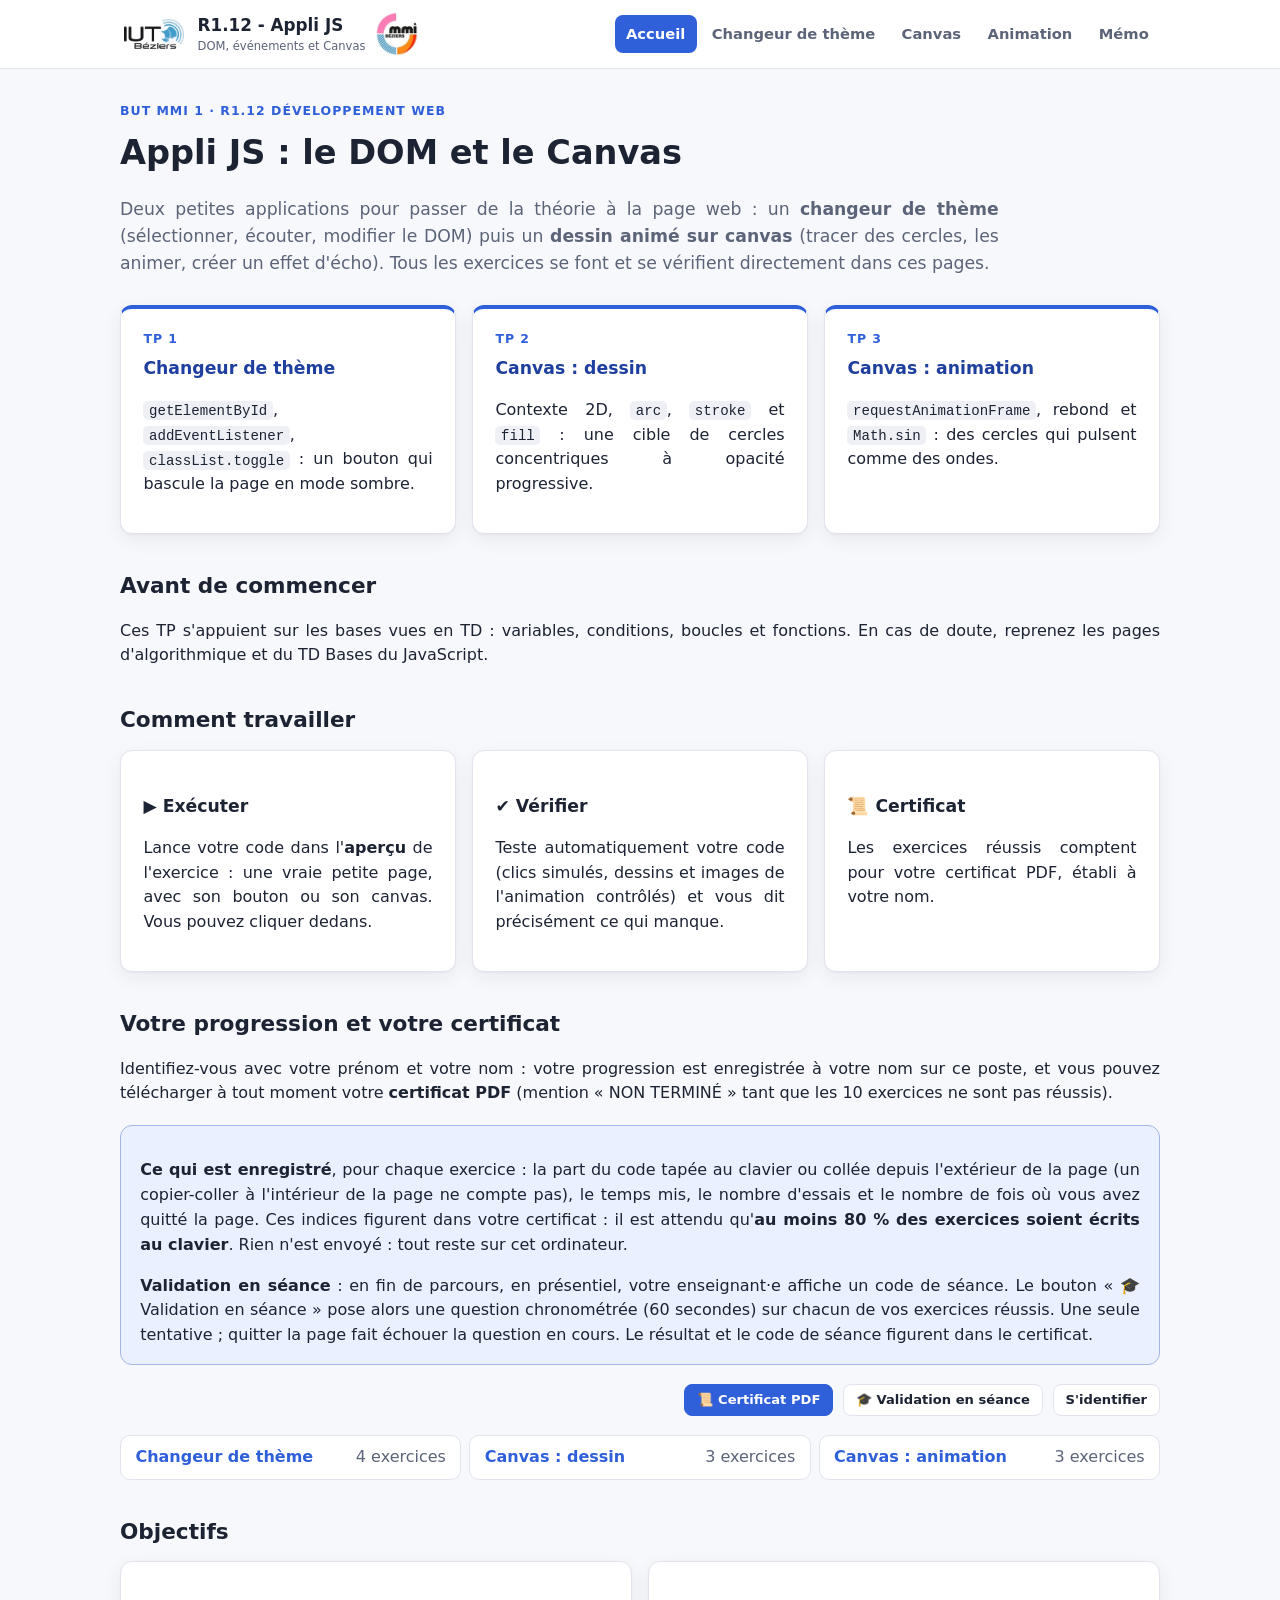
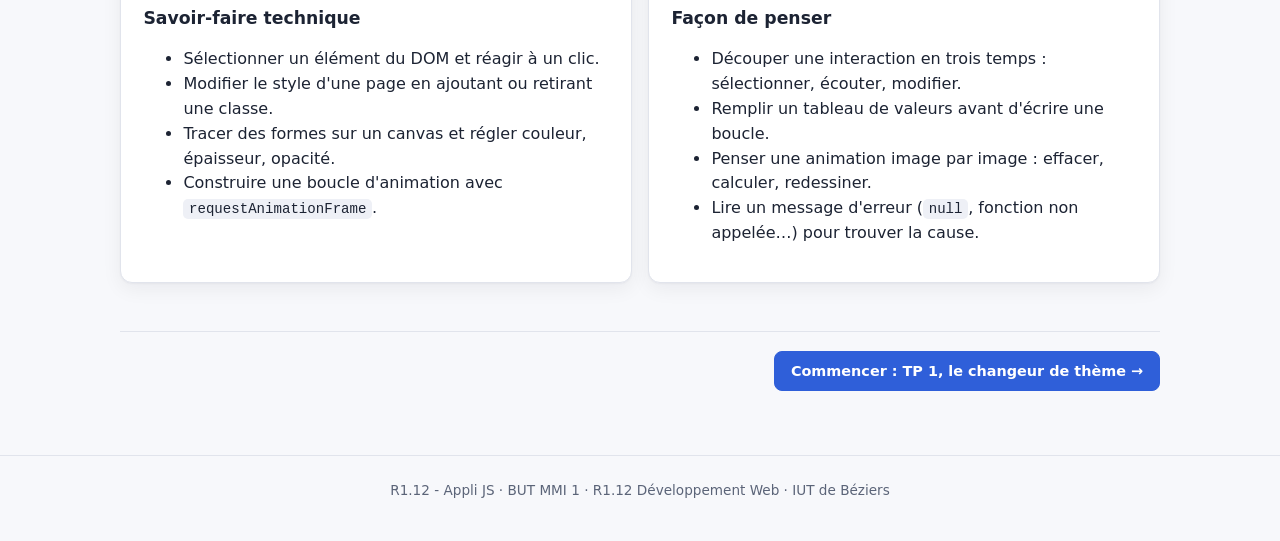
<file: index.html>
<!doctype html>
<html lang="fr">
  <head>
    <meta charset="UTF-8" />
    <meta name="viewport" content="width=device-width, initial-scale=1.0" />
    <title>R1.12 - Appli JS · BUT MMI 1</title>
    <link rel="icon" href="data:image/svg+xml,%3Csvg xmlns=%27http://www.w3.org/2000/svg%27 viewBox=%270 0 100 100%27%3E%3Crect x=%276%27 y=%276%27 width=%2788%27 height=%2788%27 rx=%2714%27 fill=%27%232f5fd9%27/%3E%3Ccircle cx=%2750%27 cy=%2750%27 r=%2730%27 fill=%27none%27 stroke=%27%23fff%27 stroke-width=%278%27/%3E%3Ccircle cx=%2750%27 cy=%2750%27 r=%2712%27 fill=%27%23b5560f%27/%3E%3C/svg%3E" />
    <link rel="stylesheet" href="css/style.css" />
  </head>
  <body data-page="index">
    <a class="skip-link" href="#contenu">Aller au contenu</a>

    <header class="site-header">
      <nav class="nav-wrap">
        <a class="brand" href="index.html"
          ><img src="img/logo_iut.jpg" alt="" />
          <span
            >R1.12 - Appli JS
            <small>DOM, événements et Canvas</small></span
          ><img src="img/logo_mmi.jpg" alt="" />
        </a>
        <div class="site-nav">
          <a href="index.html" data-nav="index">Accueil</a>
          <a href="theme.html" data-nav="theme">Changeur de thème</a>
          <a href="canvas.html" data-nav="canvas">Canvas</a>
          <a href="animation.html" data-nav="animation">Animation</a>
          <a href="memo.html" data-nav="memo">Mémo</a>
        </div>
      </nav>
    </header>

    <main id="contenu">
      <p class="eyebrow">BUT MMI 1 · R1.12 Développement Web</p>
      <h1>Appli JS : le DOM et le Canvas</h1>
      <p class="lede">
        Deux petites applications pour passer de la théorie à la page web :
        un <strong>changeur de thème</strong> (sélectionner, écouter,
        modifier le DOM) puis un <strong>dessin animé sur canvas</strong>
        (tracer des cercles, les animer, créer un effet d'écho). Tous les
        exercices se font et se vérifient directement dans ces pages.
      </p>

      <div class="grid cols-3" style="margin-top: 1.8rem">
        <a class="card carte-lien" href="theme.html">
          <p class="eyebrow">TP 1</p>
          <h3>Changeur de thème</h3>
          <p><code>getElementById</code>, <code>addEventListener</code>, <code>classList.toggle</code> : un bouton qui bascule la page en mode sombre.</p>
        </a>
        <a class="card carte-lien" href="canvas.html">
          <p class="eyebrow">TP 2</p>
          <h3>Canvas : dessin</h3>
          <p>Contexte 2D, <code>arc</code>, <code>stroke</code> et <code>fill</code> : une cible de cercles concentriques à opacité progressive.</p>
        </a>
        <a class="card carte-lien" href="animation.html">
          <p class="eyebrow">TP 3</p>
          <h3>Canvas : animation</h3>
          <p><code>requestAnimationFrame</code>, rebond et <code>Math.sin</code> : des cercles qui pulsent comme des ondes.</p>
        </a>
      </div>

      <h2>Avant de commencer</h2>
      <p>
        Ces TP s'appuient sur les bases vues en TD : variables, conditions,
        boucles et fonctions. En cas de doute, reprenez les pages
        d'algorithmique et du TD Bases du JavaScript.
      </p>

      <h2>Comment travailler</h2>
      <div class="grid cols-3">
        <div class="card">
          <h3>▶ Exécuter</h3>
          <p>Lance votre code dans l'<strong>aperçu</strong> de l'exercice : une vraie petite page, avec son bouton ou son canvas. Vous pouvez cliquer dedans.</p>
        </div>
        <div class="card">
          <h3>✔ Vérifier</h3>
          <p>Teste automatiquement votre code (clics simulés, dessins et images de l'animation contrôlés) et vous dit précisément ce qui manque.</p>
        </div>
        <div class="card">
          <h3>📜 Certificat</h3>
          <p>Les exercices réussis comptent pour votre certificat PDF, établi à votre nom.</p>
        </div>
      </div>

      <h2>Votre progression et votre certificat</h2>
      <p>
        Identifiez-vous avec votre prénom et votre nom : votre progression est
        enregistrée à votre nom sur ce poste, et vous pouvez télécharger à
        tout moment votre <strong>certificat PDF</strong> (mention « NON
        TERMINÉ » tant que les 10 exercices ne sont pas réussis).
      </p>
      <div class="callout info">
        <p>
          <strong>Ce qui est enregistré</strong>, pour chaque exercice : la part du
          code tapée au clavier ou collée depuis l'extérieur de la page (un
          copier-coller à l'intérieur de la page ne compte pas), le temps mis,
          le nombre d'essais et le nombre de fois où vous avez quitté la page.
          Ces indices figurent dans votre certificat : il est attendu qu'<strong>au
          moins 80 % des exercices soient écrits au clavier</strong>. Rien n'est
          envoyé : tout reste sur cet ordinateur.
        </p>
        <p>
          <strong>Validation en séance</strong> : en fin de parcours, en
          présentiel, votre enseignant·e affiche un code de séance. Le bouton
          « 🎓 Validation en séance » pose alors une question chronométrée
          (60 secondes) sur chacun de vos exercices réussis. Une seule
          tentative ; quitter la page fait échouer la question en cours. Le
          résultat et le code de séance figurent dans le certificat.
        </p>
      </div>
      <div class="session-barre">
        <span id="etudiant-nom" class="session-nom"></span>
        <button type="button" class="btn petit" id="ouvrir-certificat">📜 Certificat PDF</button>
        <button type="button" class="btn secondary petit" id="validation-seance">🎓 Validation en séance</button>
        <button type="button" class="btn secondary petit" id="changer-etudiant">S'identifier</button>
      </div>
      <ul class="progression-tp" id="progression-tp"></ul>

      <h2>Objectifs</h2>
      <div class="grid cols-2">
        <div class="card">
          <h3>Savoir-faire technique</h3>
          <ul>
            <li>Sélectionner un élément du DOM et réagir à un clic.</li>
            <li>Modifier le style d'une page en ajoutant ou retirant une classe.</li>
            <li>Tracer des formes sur un canvas et régler couleur, épaisseur, opacité.</li>
            <li>Construire une boucle d'animation avec <code>requestAnimationFrame</code>.</li>
          </ul>
        </div>
        <div class="card">
          <h3>Façon de penser</h3>
          <ul>
            <li>Découper une interaction en trois temps : sélectionner, écouter, modifier.</li>
            <li>Remplir un tableau de valeurs avant d'écrire une boucle.</li>
            <li>Penser une animation image par image : effacer, calculer, redessiner.</li>
            <li>Lire un message d'erreur (<code>null</code>, fonction non appelée…) pour trouver la cause.</li>
          </ul>
        </div>
      </div>

      <nav class="suite" aria-label="Suite du parcours">
        <a class="btn" href="theme.html">Commencer : TP 1, le changeur de thème →</a>
      </nav>
    </main>

    <footer class="site-footer">
      R1.12 - Appli JS · BUT MMI 1 · R1.12 Développement Web · IUT de Béziers
    </footer>

    <script src="js/main.js"></script>
    <script src="js/vendor/jspdf.umd.min.js"></script>
    <script src="js/certificat-logos.js"></script>
    <script src="js/certificat.js"></script>
    <script src="js/parcours.js"></script>
    <script src="js/atelier.js"></script>
    <script src="js/exercices-data.js"></script>
    <script src="js/seance.js"></script>
    <script src="js/exercices.js"></script>
  </body>
</html>
</file>
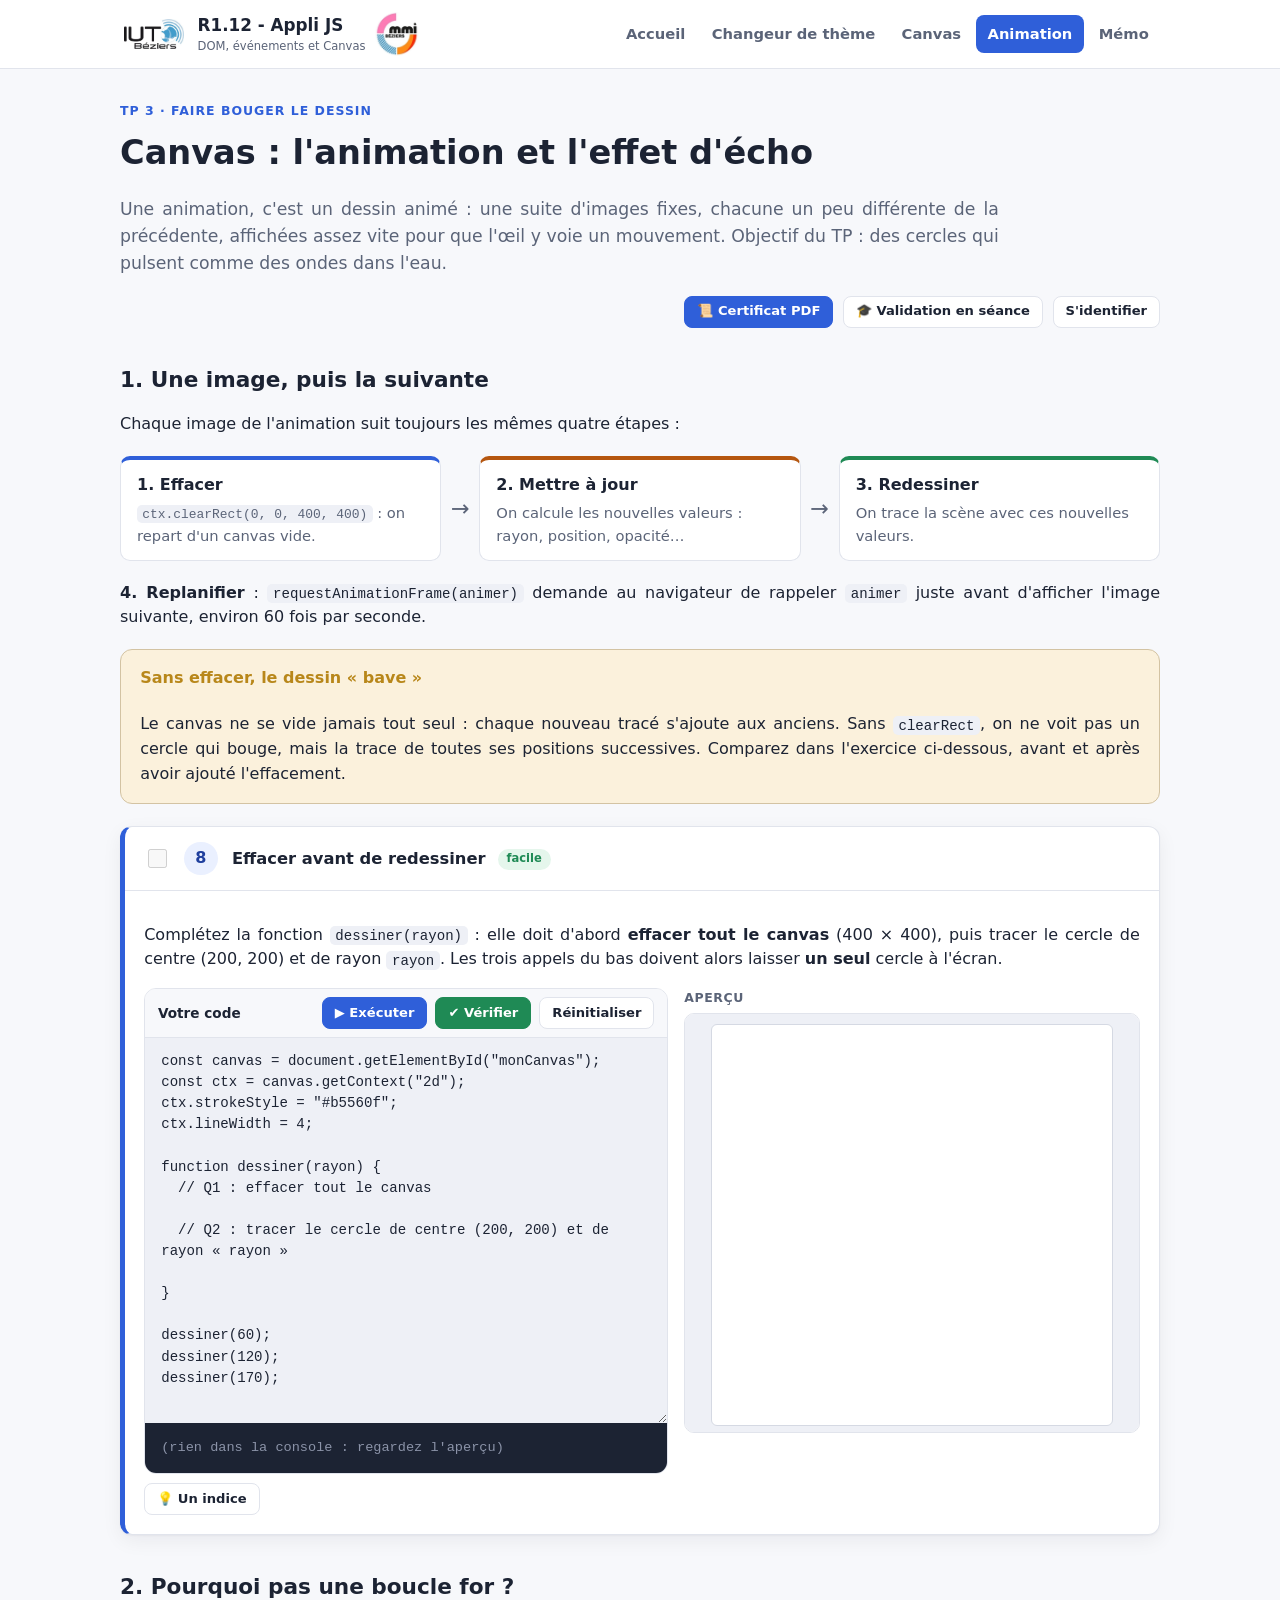
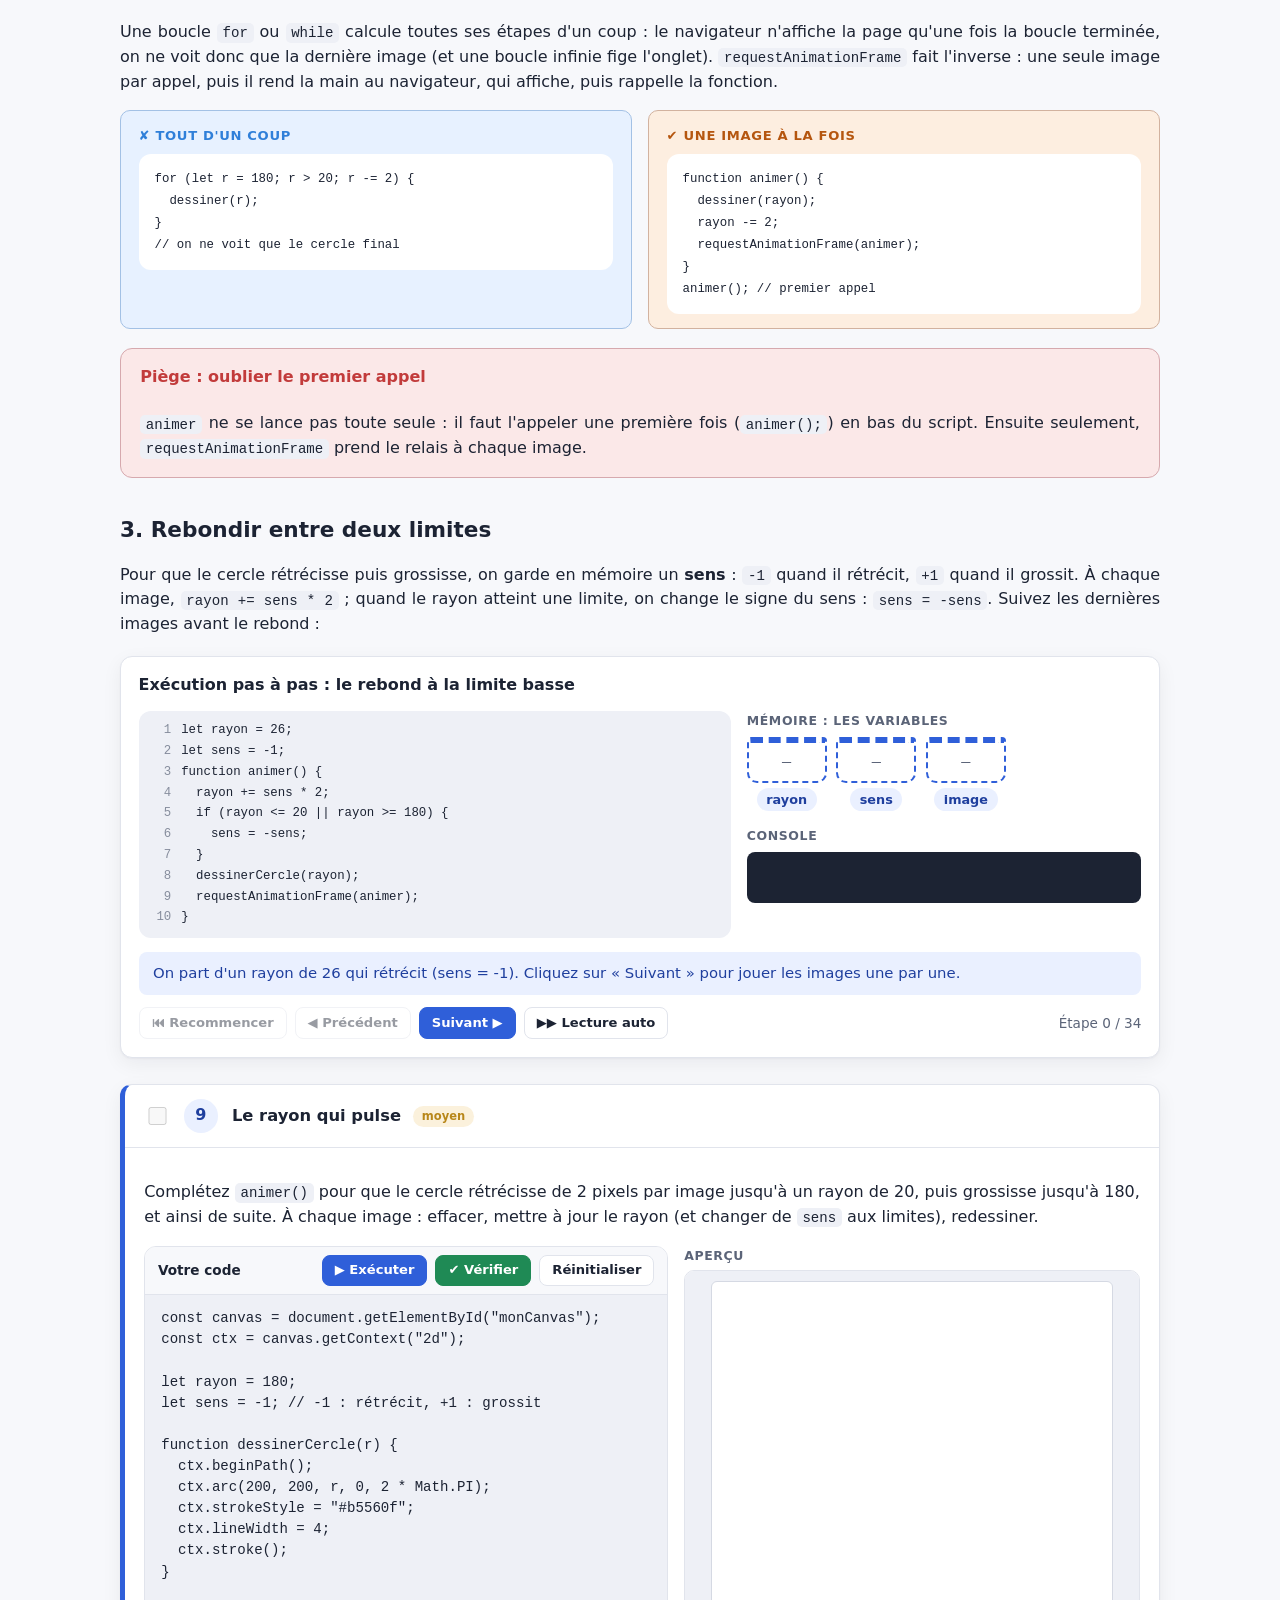
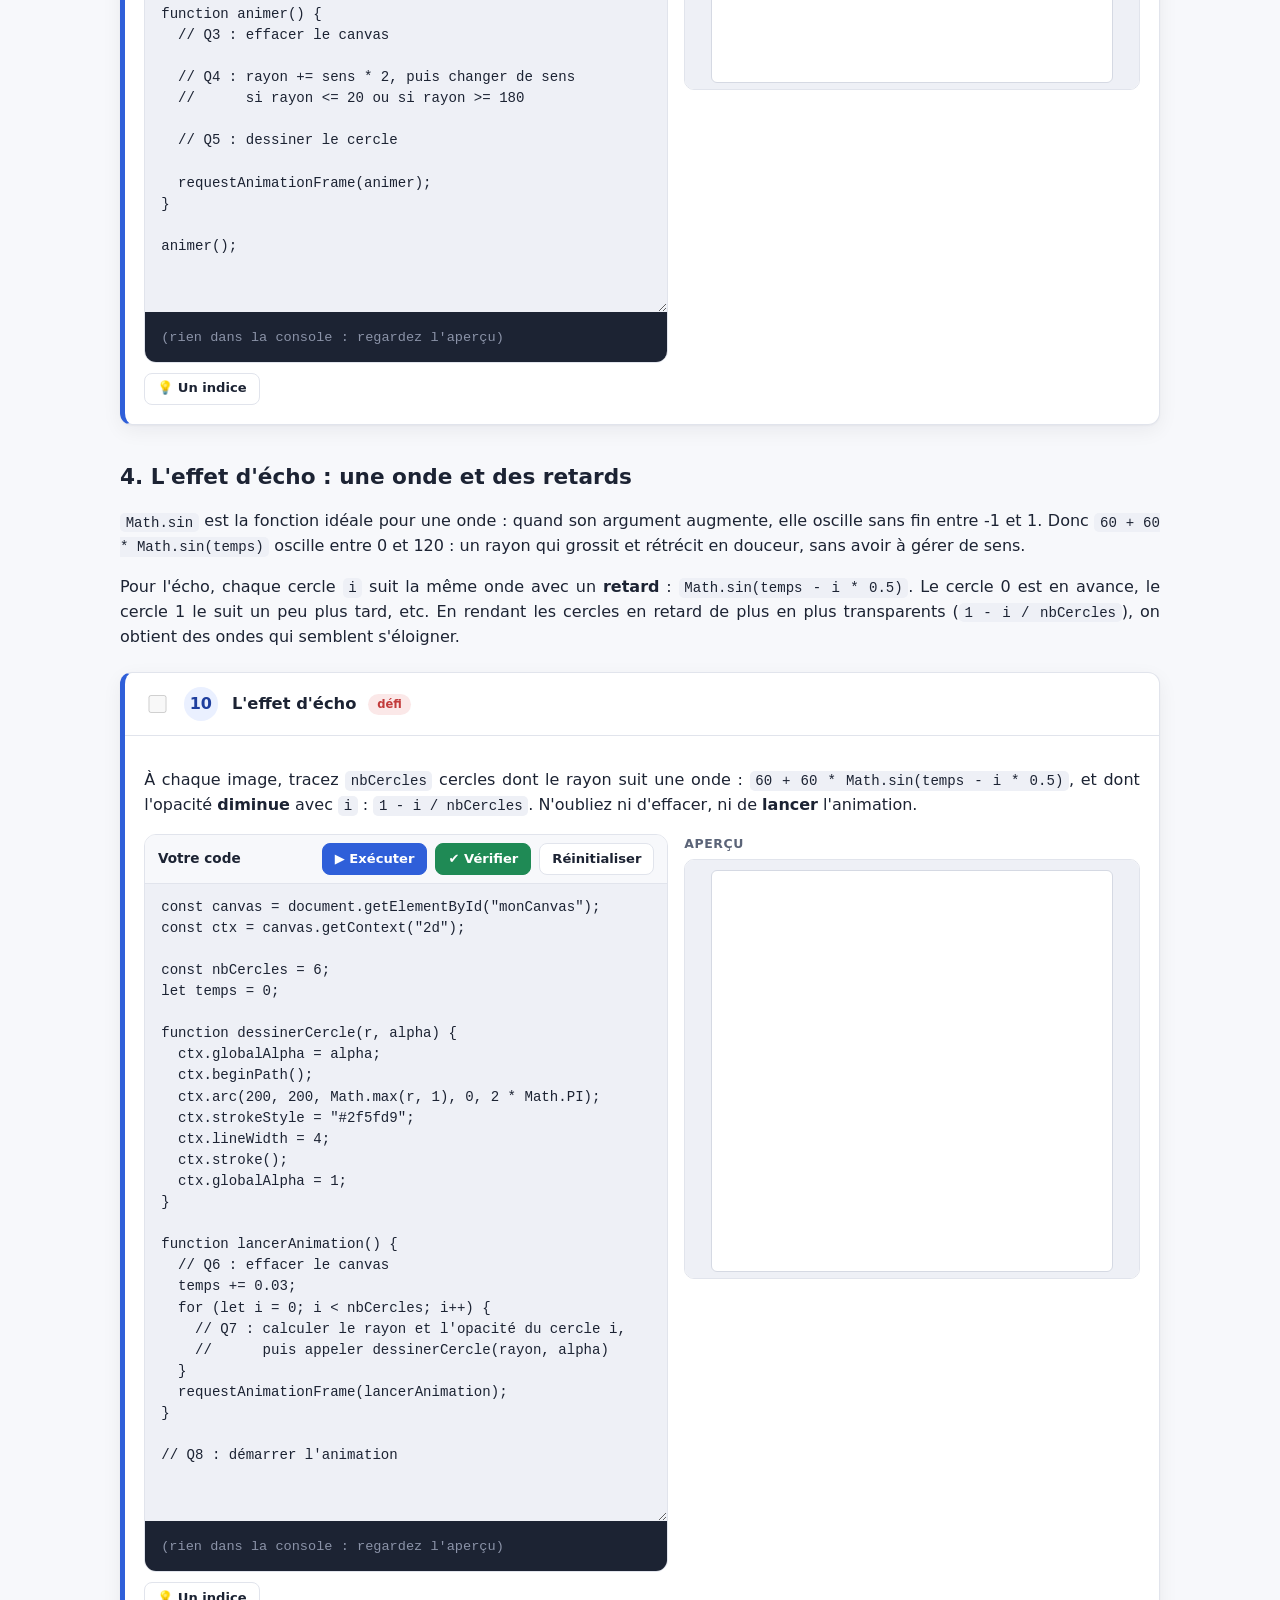
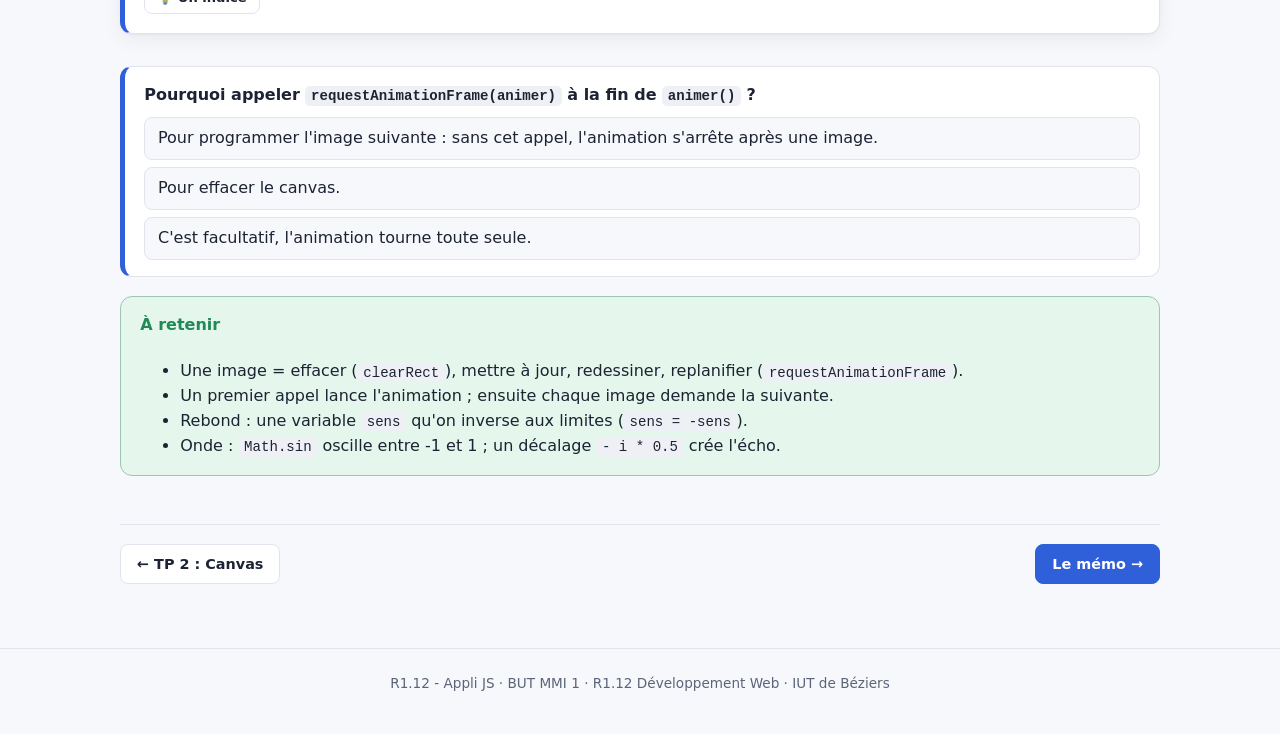
<file: animation.html>
<!doctype html>
<html lang="fr">
  <head>
    <meta charset="UTF-8" />
    <meta name="viewport" content="width=device-width, initial-scale=1.0" />
    <title>TP 3 · Canvas, animation - R1.12 Appli JS</title>
    <link rel="icon" href="data:image/svg+xml,%3Csvg xmlns=%27http://www.w3.org/2000/svg%27 viewBox=%270 0 100 100%27%3E%3Crect x=%276%27 y=%276%27 width=%2788%27 height=%2788%27 rx=%2714%27 fill=%27%232f5fd9%27/%3E%3Ccircle cx=%2750%27 cy=%2750%27 r=%2730%27 fill=%27none%27 stroke=%27%23fff%27 stroke-width=%278%27/%3E%3Ccircle cx=%2750%27 cy=%2750%27 r=%2712%27 fill=%27%23b5560f%27/%3E%3C/svg%3E" />
    <link rel="stylesheet" href="css/style.css" />
  </head>
  <body data-page="animation">
    <a class="skip-link" href="#contenu">Aller au contenu</a>

    <header class="site-header">
      <nav class="nav-wrap">
        <a class="brand" href="index.html"
          ><img src="img/logo_iut.jpg" alt="" />
          <span
            >R1.12 - Appli JS
            <small>DOM, événements et Canvas</small></span
          ><img src="img/logo_mmi.jpg" alt="" />
        </a>
        <div class="site-nav">
          <a href="index.html" data-nav="index">Accueil</a>
          <a href="theme.html" data-nav="theme">Changeur de thème</a>
          <a href="canvas.html" data-nav="canvas">Canvas</a>
          <a href="animation.html" data-nav="animation">Animation</a>
          <a href="memo.html" data-nav="memo">Mémo</a>
        </div>
      </nav>
    </header>

    <main id="contenu" data-tp="animation">
      <p class="eyebrow">TP 3 · Faire bouger le dessin</p>
      <h1>Canvas : l'animation et l'effet d'écho</h1>
      <p class="lede">
        Une animation, c'est un dessin animé : une suite d'images fixes,
        chacune un peu différente de la précédente, affichées assez vite pour
        que l'œil y voie un mouvement. Objectif du TP : des cercles qui
        pulsent comme des ondes dans l'eau.
      </p>

      <div class="session-barre">
        <span id="etudiant-nom" class="session-nom"></span>
        <span class="progress-text" id="progress-tp"></span>
        <button type="button" class="btn petit" id="ouvrir-certificat">📜 Certificat PDF</button>
        <button type="button" class="btn secondary petit" id="validation-seance">🎓 Validation en séance</button>
        <button type="button" class="btn secondary petit" id="changer-etudiant">S'identifier</button>
      </div>

      <h2>1. Une image, puis la suivante</h2>
      <p>Chaque image de l'animation suit toujours les mêmes quatre étapes :</p>
      <div class="flux">
        <div class="flux-etape">
          <strong>1. Effacer</strong>
          <p><code>ctx.clearRect(0, 0, 400, 400)</code> : on repart d'un canvas vide.</p>
        </div>
        <div class="flux-fleche" aria-hidden="true">→</div>
        <div class="flux-etape">
          <strong>2. Mettre à jour</strong>
          <p>On calcule les nouvelles valeurs : rayon, position, opacité…</p>
        </div>
        <div class="flux-fleche" aria-hidden="true">→</div>
        <div class="flux-etape">
          <strong>3. Redessiner</strong>
          <p>On trace la scène avec ces nouvelles valeurs.</p>
        </div>
      </div>
      <p>
        <strong>4. Replanifier</strong> : <code>requestAnimationFrame(animer)</code>
        demande au navigateur de rappeler <code>animer</code> juste avant
        d'afficher l'image suivante, environ 60 fois par seconde.
      </p>
      <div class="callout warn">
        <h4>Sans effacer, le dessin « bave »</h4>
        <p>
          Le canvas ne se vide jamais tout seul : chaque nouveau tracé
          s'ajoute aux anciens. Sans <code>clearRect</code>, on ne voit pas un
          cercle qui bouge, mais la trace de toutes ses positions
          successives. Comparez dans l'exercice ci-dessous, avant et après
          avoir ajouté l'effacement.
        </p>
      </div>
      <div data-exo="8"></div>

      <h2>2. Pourquoi pas une boucle for ?</h2>
      <p>
        Une boucle <code>for</code> ou <code>while</code> calcule toutes ses
        étapes d'un coup : le navigateur n'affiche la page qu'une fois la
        boucle terminée, on ne voit donc que la dernière image (et une boucle
        infinie fige l'onglet). <code>requestAnimationFrame</code> fait
        l'inverse : une seule image par appel, puis il rend la main au
        navigateur, qui affiche, puis rappelle la fonction.
      </p>
      <div class="duo">
        <div class="duo-a">
          <h4>✘ Tout d'un coup</h4>
          <pre><code>for (let r = 180; r &gt; 20; r -= 2) {
  dessiner(r);
}
// on ne voit que le cercle final</code></pre>
        </div>
        <div class="duo-b">
          <h4>✔ Une image à la fois</h4>
          <pre><code>function animer() {
  dessiner(rayon);
  rayon -= 2;
  requestAnimationFrame(animer);
}
animer(); // premier appel</code></pre>
        </div>
      </div>
      <div class="callout danger">
        <h4>Piège : oublier le premier appel</h4>
        <p>
          <code>animer</code> ne se lance pas toute seule : il faut l'appeler
          une première fois (<code>animer();</code>) en bas du script. Ensuite
          seulement, <code>requestAnimationFrame</code> prend le relais à
          chaque image.
        </p>
      </div>

      <h2>3. Rebondir entre deux limites</h2>
      <p>
        Pour que le cercle rétrécisse puis grossisse, on garde en mémoire un
        <strong>sens</strong> : <code>-1</code> quand il rétrécit,
        <code>+1</code> quand il grossit. À chaque image,
        <code>rayon += sens * 2</code> ; quand le rayon atteint une limite, on
        change le signe du sens : <code>sens = -sens</code>. Suivez les
        dernières images avant le rebond :
      </p>
      <div id="trace-rebond"></div>
      <div data-exo="9"></div>

      <h2>4. L'effet d'écho : une onde et des retards</h2>
      <p>
        <code>Math.sin</code> est la fonction idéale pour une onde : quand son
        argument augmente, elle oscille sans fin entre -1 et 1. Donc
        <code>60 + 60 * Math.sin(temps)</code> oscille entre 0 et 120 : un
        rayon qui grossit et rétrécit en douceur, sans avoir à gérer de sens.
      </p>
      <p>
        Pour l'écho, chaque cercle <code>i</code> suit la même onde avec un
        <strong>retard</strong> : <code>Math.sin(temps - i * 0.5)</code>. Le
        cercle 0 est en avance, le cercle 1 le suit un peu plus tard, etc. En
        rendant les cercles en retard de plus en plus transparents
        (<code>1 - i / nbCercles</code>), on obtient des ondes qui semblent
        s'éloigner.
      </p>
      <div data-exo="10"></div>

      <div class="quiz">
        <p class="quiz-question">
          Pourquoi appeler <code>requestAnimationFrame(animer)</code> à la fin
          de <code>animer()</code> ?
        </p>
        <div class="quiz-choix">
          <button type="button" data-bon>Pour programmer l'image suivante : sans cet appel, l'animation s'arrête après une image.</button>
          <button type="button">Pour effacer le canvas.</button>
          <button type="button">C'est facultatif, l'animation tourne toute seule.</button>
        </div>
        <p class="quiz-explication" hidden>
          <code>requestAnimationFrame</code> ne demande qu'<strong>une</strong>
          image. C'est parce que chaque image redemande la suivante que
          l'animation continue, au rythme de l'écran.
        </p>
      </div>

      <div class="callout ok">
        <h4>À retenir</h4>
        <ul>
          <li>Une image = effacer (<code>clearRect</code>), mettre à jour, redessiner, replanifier (<code>requestAnimationFrame</code>).</li>
          <li>Un premier appel lance l'animation ; ensuite chaque image demande la suivante.</li>
          <li>Rebond : une variable <code>sens</code> qu'on inverse aux limites (<code>sens = -sens</code>).</li>
          <li>Onde : <code>Math.sin</code> oscille entre -1 et 1 ; un décalage <code>- i * 0.5</code> crée l'écho.</li>
        </ul>
      </div>

      <nav class="suite" aria-label="Navigation entre TP">
        <a class="btn secondary" href="canvas.html">← TP 2 : Canvas</a>
        <a class="btn" href="memo.html">Le mémo →</a>
      </nav>
    </main>

    <footer class="site-footer">
      R1.12 - Appli JS · BUT MMI 1 · R1.12 Développement Web · IUT de Béziers
    </footer>

    <script src="js/main.js"></script>
    <script src="js/trace.js"></script>
    <script src="js/vendor/jspdf.umd.min.js"></script>
    <script src="js/certificat-logos.js"></script>
    <script src="js/certificat.js"></script>
    <script src="js/parcours.js"></script>
    <script src="js/atelier.js"></script>
    <script src="js/exercices-data.js"></script>
    <script src="js/seance.js"></script>
    <script src="js/exercices.js"></script>
    <script src="js/pages/animation.js"></script>
  </body>
</html>
</file>
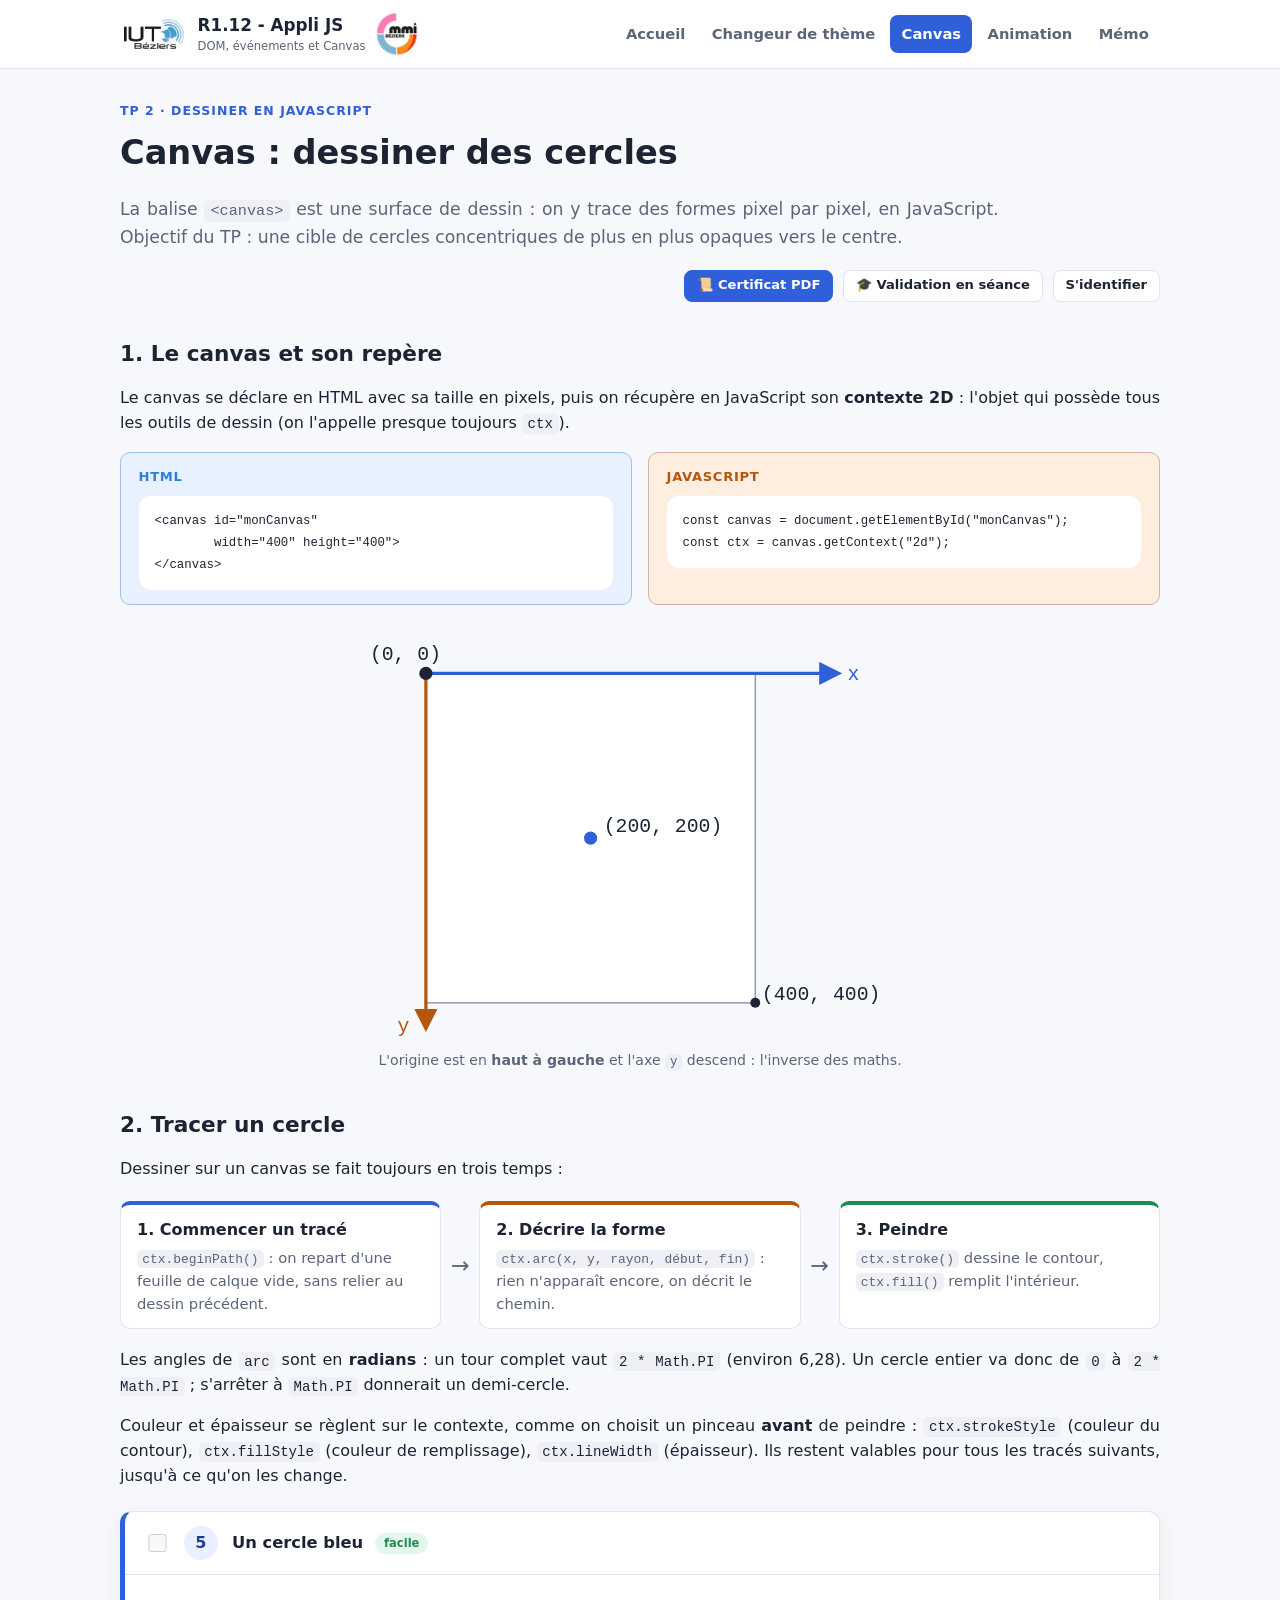
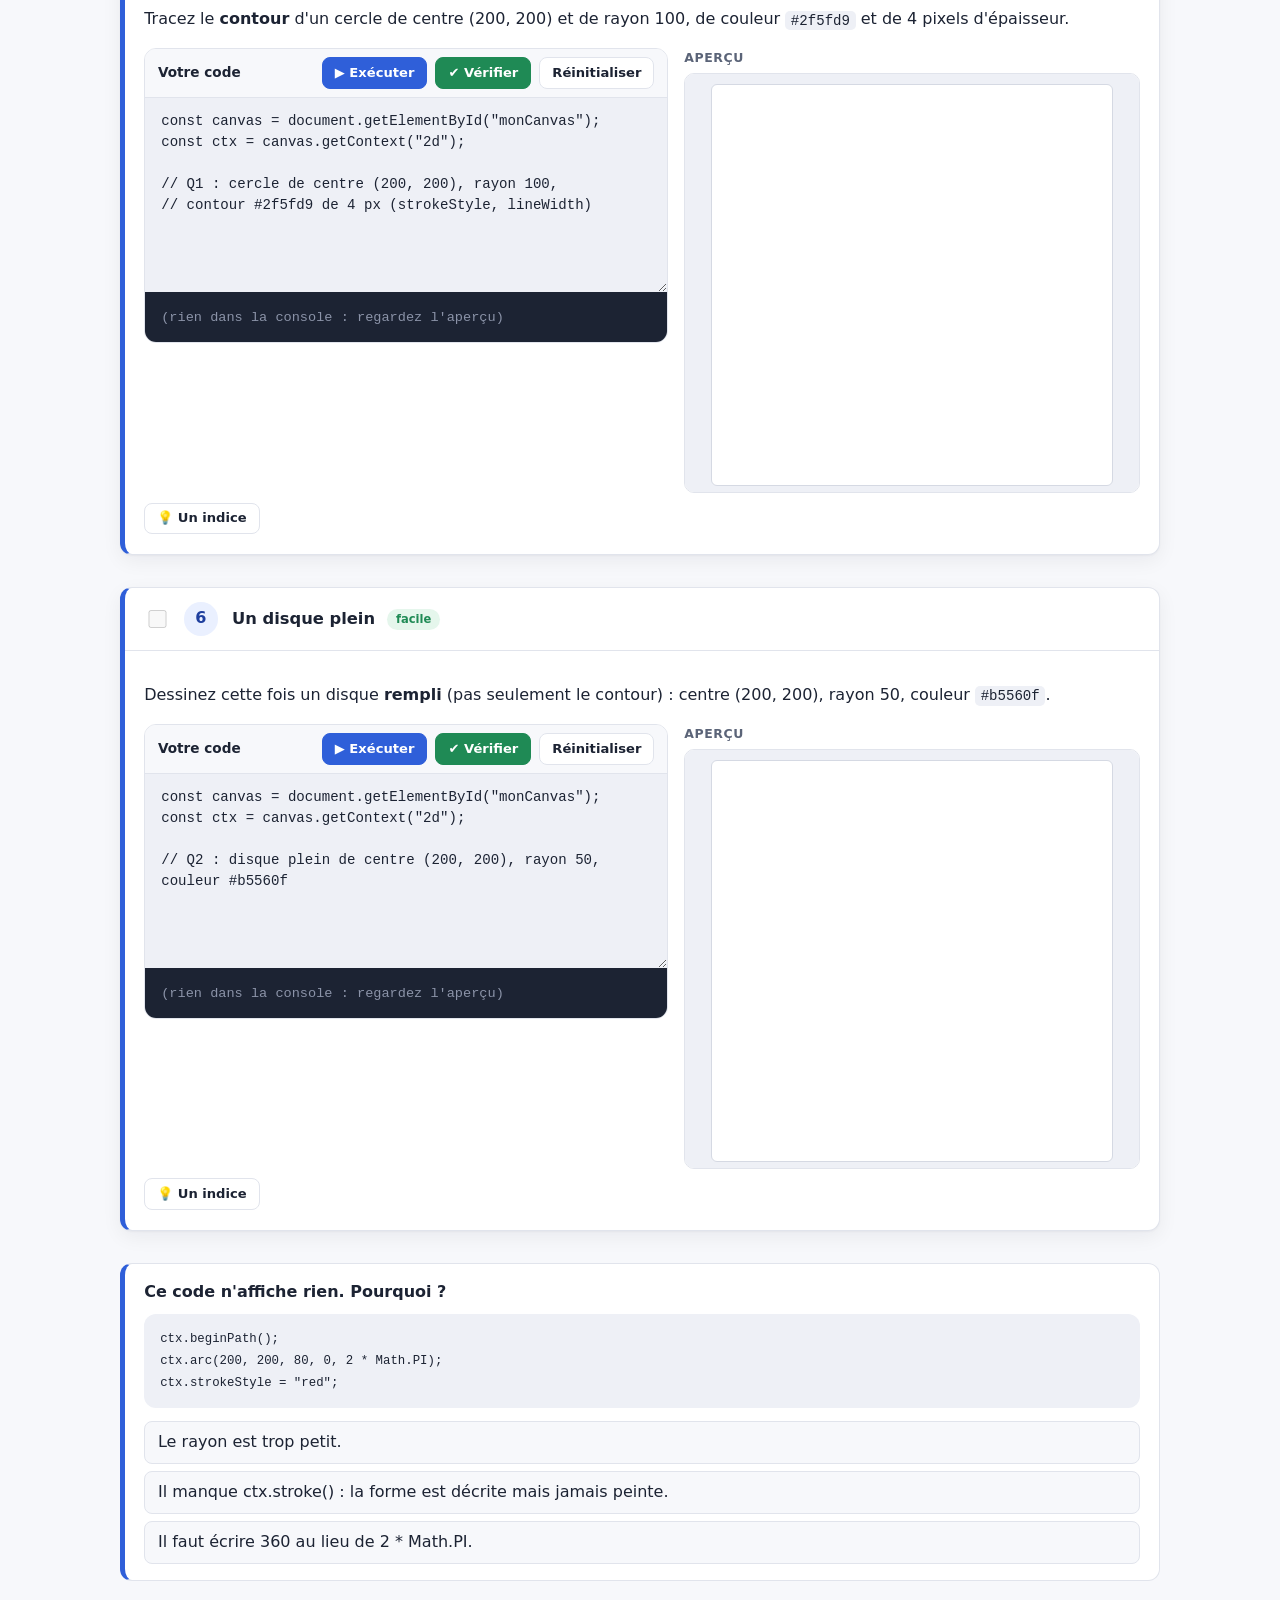
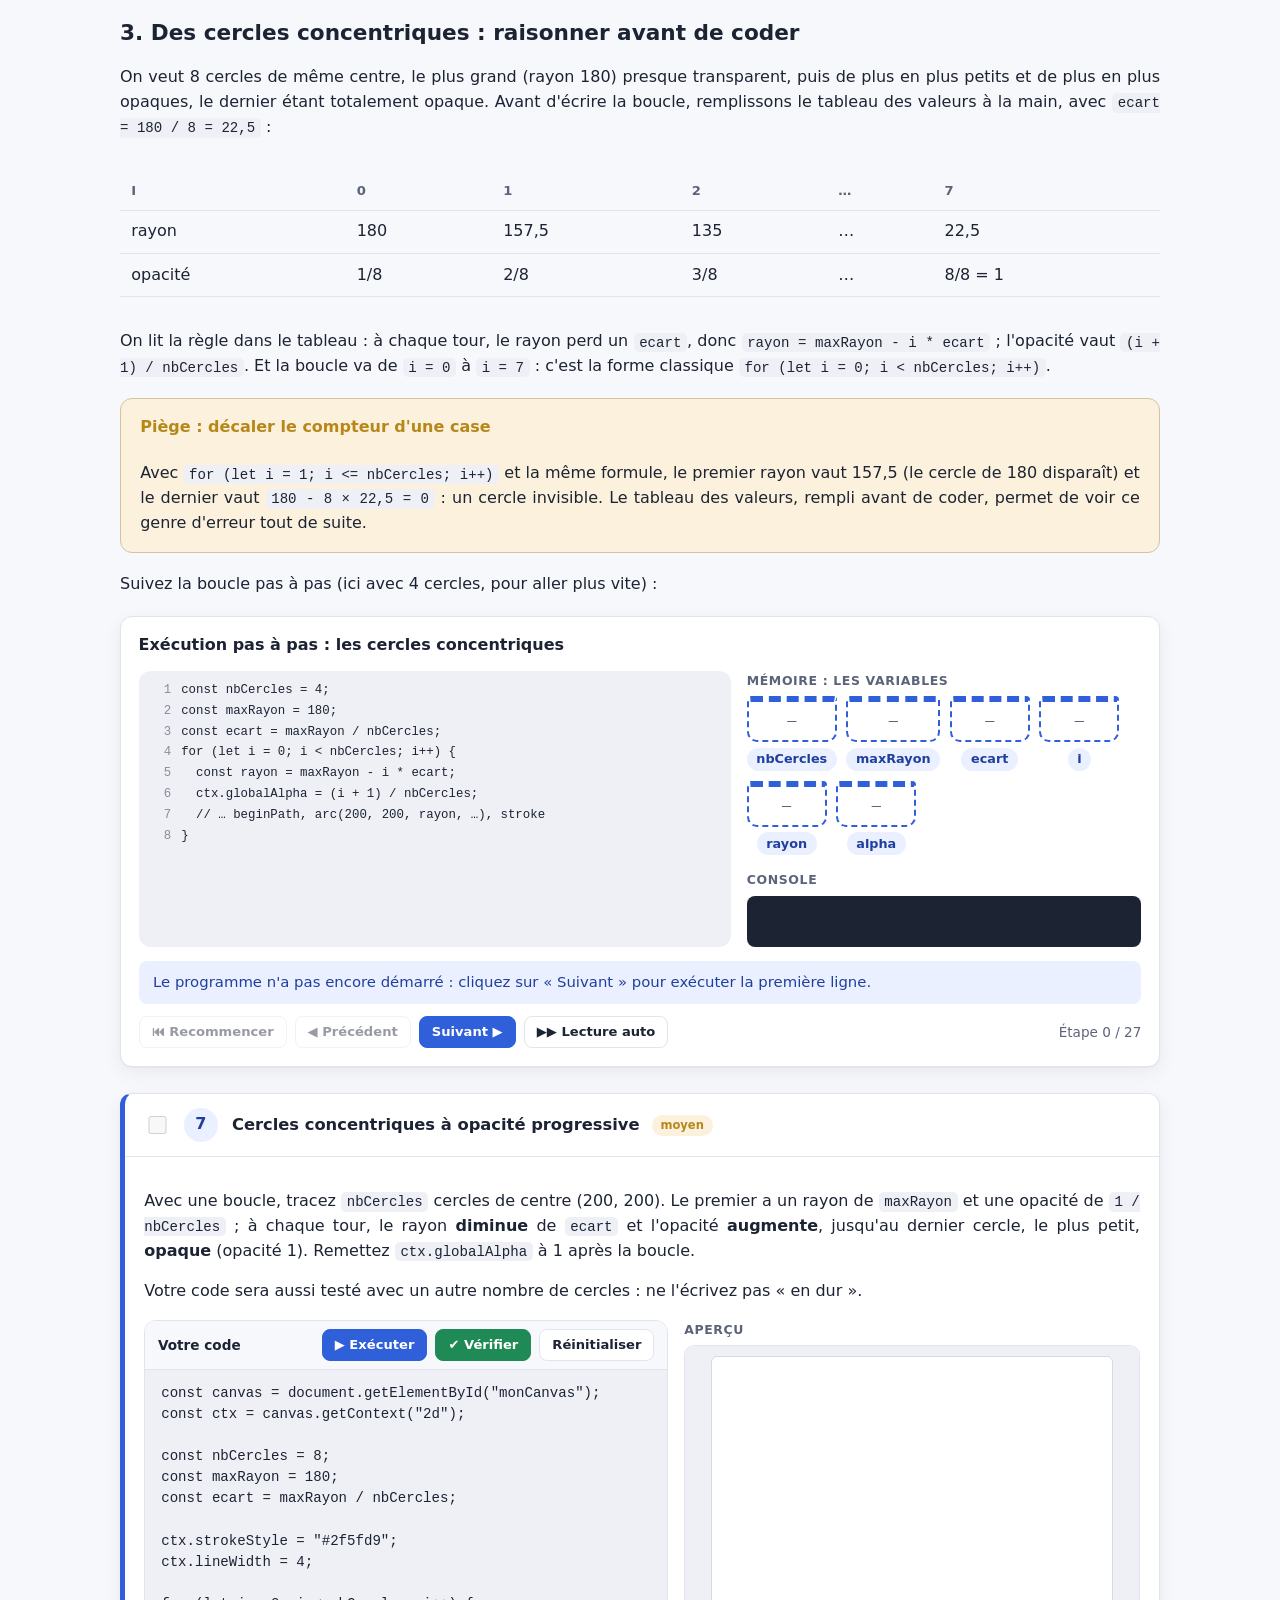
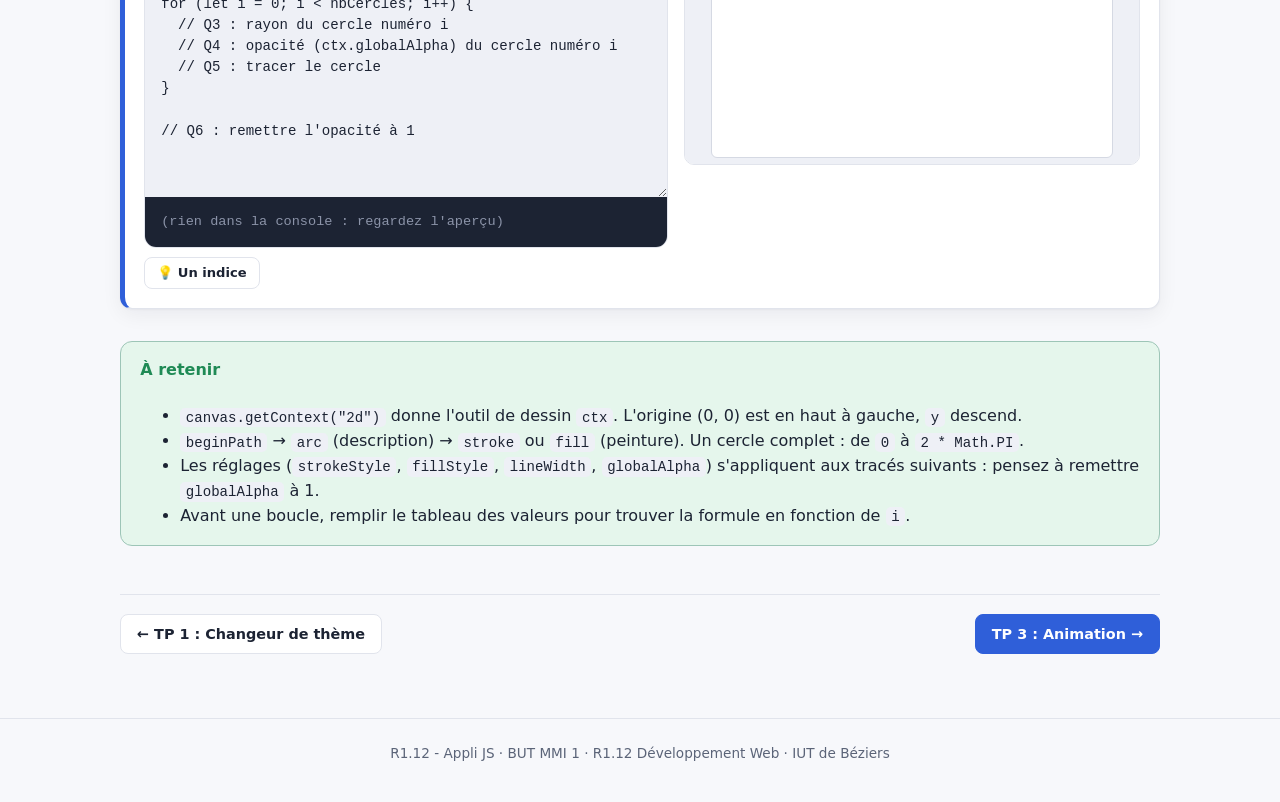
<file: canvas.html>
<!doctype html>
<html lang="fr">
  <head>
    <meta charset="UTF-8" />
    <meta name="viewport" content="width=device-width, initial-scale=1.0" />
    <title>TP 2 · Canvas, dessin - R1.12 Appli JS</title>
    <link rel="icon" href="data:image/svg+xml,%3Csvg xmlns=%27http://www.w3.org/2000/svg%27 viewBox=%270 0 100 100%27%3E%3Crect x=%276%27 y=%276%27 width=%2788%27 height=%2788%27 rx=%2714%27 fill=%27%232f5fd9%27/%3E%3Ccircle cx=%2750%27 cy=%2750%27 r=%2730%27 fill=%27none%27 stroke=%27%23fff%27 stroke-width=%278%27/%3E%3Ccircle cx=%2750%27 cy=%2750%27 r=%2712%27 fill=%27%23b5560f%27/%3E%3C/svg%3E" />
    <link rel="stylesheet" href="css/style.css" />
  </head>
  <body data-page="canvas">
    <a class="skip-link" href="#contenu">Aller au contenu</a>

    <header class="site-header">
      <nav class="nav-wrap">
        <a class="brand" href="index.html"
          ><img src="img/logo_iut.jpg" alt="" />
          <span
            >R1.12 - Appli JS
            <small>DOM, événements et Canvas</small></span
          ><img src="img/logo_mmi.jpg" alt="" />
        </a>
        <div class="site-nav">
          <a href="index.html" data-nav="index">Accueil</a>
          <a href="theme.html" data-nav="theme">Changeur de thème</a>
          <a href="canvas.html" data-nav="canvas">Canvas</a>
          <a href="animation.html" data-nav="animation">Animation</a>
          <a href="memo.html" data-nav="memo">Mémo</a>
        </div>
      </nav>
    </header>

    <main id="contenu" data-tp="canvas">
      <p class="eyebrow">TP 2 · Dessiner en JavaScript</p>
      <h1>Canvas : dessiner des cercles</h1>
      <p class="lede">
        La balise <code>&lt;canvas&gt;</code> est une surface de dessin : on y
        trace des formes pixel par pixel, en JavaScript. Objectif du TP : une
        cible de cercles concentriques de plus en plus opaques vers le centre.
      </p>

      <div class="session-barre">
        <span id="etudiant-nom" class="session-nom"></span>
        <span class="progress-text" id="progress-tp"></span>
        <button type="button" class="btn petit" id="ouvrir-certificat">📜 Certificat PDF</button>
        <button type="button" class="btn secondary petit" id="validation-seance">🎓 Validation en séance</button>
        <button type="button" class="btn secondary petit" id="changer-etudiant">S'identifier</button>
      </div>

      <h2>1. Le canvas et son repère</h2>
      <p>
        Le canvas se déclare en HTML avec sa taille en pixels, puis on
        récupère en JavaScript son <strong>contexte 2D</strong> : l'objet qui
        possède tous les outils de dessin (on l'appelle presque toujours
        <code>ctx</code>).
      </p>
      <div class="duo">
        <div class="duo-a">
          <h4>HTML</h4>
          <pre><code>&lt;canvas id="monCanvas"
        width="400" height="400"&gt;
&lt;/canvas&gt;</code></pre>
        </div>
        <div class="duo-b">
          <h4>JavaScript</h4>
          <pre><code>const canvas = document.getElementById("monCanvas");
const ctx = canvas.getContext("2d");</code></pre>
        </div>
      </div>
      <figure class="schema">
        <svg viewBox="0 0 340 250" role="img" aria-label="Repère du canvas : l'origine (0, 0) est en haut à gauche, x augmente vers la droite, y augmente vers le bas. Le centre d'un canvas de 400 par 400 est le point (200, 200).">
          <g font-family="ui-monospace, monospace" font-size="12">
            <rect x="40" y="30" width="200" height="200" fill="#ffffff" stroke="#9aa3b8" />
            <path d="M40 30 H290" stroke="#2f5fd9" stroke-width="2" marker-end="url(#fl)" />
            <path d="M40 30 V245" stroke="#b5560f" stroke-width="2" marker-end="url(#fl2)" />
            <defs>
              <marker id="fl" viewBox="0 0 10 10" refX="8" refY="5" markerWidth="7" markerHeight="7" orient="auto"><path d="M0 0 L10 5 L0 10z" fill="#2f5fd9" /></marker>
              <marker id="fl2" viewBox="0 0 10 10" refX="8" refY="5" markerWidth="7" markerHeight="7" orient="auto"><path d="M0 0 L10 5 L0 10z" fill="#b5560f" /></marker>
            </defs>
            <circle cx="40" cy="30" r="4" fill="#1c2333" />
            <text x="6" y="22" fill="currentColor">(0, 0)</text>
            <text x="296" y="34" fill="#2f5fd9">x</text>
            <text x="30" y="248" fill="#b5560f" text-anchor="end">y</text>
            <circle cx="140" cy="130" r="4" fill="#2f5fd9" />
            <text x="148" y="126" fill="currentColor">(200, 200)</text>
            <text x="244" y="228" fill="currentColor">(400, 400)</text>
            <circle cx="240" cy="230" r="3" fill="#1c2333" />
          </g>
        </svg>
        <figcaption>L'origine est en <strong>haut à gauche</strong> et l'axe <code>y</code> descend : l'inverse des maths.</figcaption>
      </figure>

      <h2>2. Tracer un cercle</h2>
      <p>Dessiner sur un canvas se fait toujours en trois temps :</p>
      <div class="flux">
        <div class="flux-etape">
          <strong>1. Commencer un tracé</strong>
          <p><code>ctx.beginPath()</code> : on repart d'une feuille de calque vide, sans relier au dessin précédent.</p>
        </div>
        <div class="flux-fleche" aria-hidden="true">→</div>
        <div class="flux-etape">
          <strong>2. Décrire la forme</strong>
          <p><code>ctx.arc(x, y, rayon, début, fin)</code> : rien n'apparaît encore, on décrit le chemin.</p>
        </div>
        <div class="flux-fleche" aria-hidden="true">→</div>
        <div class="flux-etape">
          <strong>3. Peindre</strong>
          <p><code>ctx.stroke()</code> dessine le contour, <code>ctx.fill()</code> remplit l'intérieur.</p>
        </div>
      </div>
      <p>
        Les angles de <code>arc</code> sont en <strong>radians</strong> : un
        tour complet vaut <code>2 * Math.PI</code> (environ 6,28). Un cercle
        entier va donc de <code>0</code> à <code>2 * Math.PI</code> ; s'arrêter
        à <code>Math.PI</code> donnerait un demi-cercle.
      </p>
      <p>
        Couleur et épaisseur se règlent sur le contexte, comme on choisit un
        pinceau <strong>avant</strong> de peindre : <code>ctx.strokeStyle</code>
        (couleur du contour), <code>ctx.fillStyle</code> (couleur de
        remplissage), <code>ctx.lineWidth</code> (épaisseur). Ils restent
        valables pour tous les tracés suivants, jusqu'à ce qu'on les change.
      </p>
      <div data-exo="5"></div>
      <div data-exo="6"></div>

      <div class="quiz">
        <p class="quiz-question">
          Ce code n'affiche rien. Pourquoi ?
        </p>
        <pre><code>ctx.beginPath();
ctx.arc(200, 200, 80, 0, 2 * Math.PI);
ctx.strokeStyle = "red";</code></pre>
        <div class="quiz-choix">
          <button type="button">Le rayon est trop petit.</button>
          <button type="button" data-bon>Il manque ctx.stroke() : la forme est décrite mais jamais peinte.</button>
          <button type="button">Il faut écrire 360 au lieu de 2 * Math.PI.</button>
        </div>
        <p class="quiz-explication" hidden>
          <code>arc</code> ne fait que décrire le chemin. C'est
          <code>stroke()</code> (ou <code>fill()</code>) qui peint réellement,
          avec les réglages en cours au moment de l'appel.
        </p>
      </div>

      <h2>3. Des cercles concentriques : raisonner avant de coder</h2>
      <p>
        On veut 8 cercles de même centre, le plus grand (rayon 180) presque
        transparent, puis de plus en plus petits et de plus en plus opaques,
        le dernier étant totalement opaque. Avant d'écrire la boucle,
        remplissons le tableau des valeurs à la main, avec
        <code>ecart = 180 / 8 = 22,5</code> :
      </p>
      <div class="table-scroll">
        <table>
          <thead>
            <tr><th>i</th><th>0</th><th>1</th><th>2</th><th>…</th><th>7</th></tr>
          </thead>
          <tbody>
            <tr><td>rayon</td><td>180</td><td>157,5</td><td>135</td><td>…</td><td>22,5</td></tr>
            <tr><td>opacité</td><td>1/8</td><td>2/8</td><td>3/8</td><td>…</td><td>8/8 = 1</td></tr>
          </tbody>
        </table>
      </div>
      <p>
        On lit la règle dans le tableau : à chaque tour, le rayon perd un
        <code>ecart</code>, donc <code>rayon = maxRayon - i * ecart</code> ;
        l'opacité vaut <code>(i + 1) / nbCercles</code>. Et la boucle va de
        <code>i = 0</code> à <code>i = 7</code> : c'est la forme classique
        <code>for (let i = 0; i &lt; nbCercles; i++)</code>.
      </p>
      <div class="callout warn">
        <h4>Piège : décaler le compteur d'une case</h4>
        <p>
          Avec <code>for (let i = 1; i &lt;= nbCercles; i++)</code> et la même
          formule, le premier rayon vaut 157,5 (le cercle de 180 disparaît) et
          le dernier vaut <code>180 - 8 × 22,5 = 0</code> : un cercle
          invisible. Le tableau des valeurs, rempli avant de coder, permet de
          voir ce genre d'erreur tout de suite.
        </p>
      </div>
      <p>Suivez la boucle pas à pas (ici avec 4 cercles, pour aller plus vite) :</p>
      <div id="trace-cercles"></div>
      <div data-exo="7"></div>

      <div class="callout ok">
        <h4>À retenir</h4>
        <ul>
          <li><code>canvas.getContext("2d")</code> donne l'outil de dessin <code>ctx</code>. L'origine (0, 0) est en haut à gauche, <code>y</code> descend.</li>
          <li><code>beginPath</code> → <code>arc</code> (description) → <code>stroke</code> ou <code>fill</code> (peinture). Un cercle complet : de <code>0</code> à <code>2 * Math.PI</code>.</li>
          <li>Les réglages (<code>strokeStyle</code>, <code>fillStyle</code>, <code>lineWidth</code>, <code>globalAlpha</code>) s'appliquent aux tracés suivants : pensez à remettre <code>globalAlpha</code> à 1.</li>
          <li>Avant une boucle, remplir le tableau des valeurs pour trouver la formule en fonction de <code>i</code>.</li>
        </ul>
      </div>

      <nav class="suite" aria-label="Navigation entre TP">
        <a class="btn secondary" href="theme.html">← TP 1 : Changeur de thème</a>
        <a class="btn" href="animation.html">TP 3 : Animation →</a>
      </nav>
    </main>

    <footer class="site-footer">
      R1.12 - Appli JS · BUT MMI 1 · R1.12 Développement Web · IUT de Béziers
    </footer>

    <script src="js/main.js"></script>
    <script src="js/trace.js"></script>
    <script src="js/vendor/jspdf.umd.min.js"></script>
    <script src="js/certificat-logos.js"></script>
    <script src="js/certificat.js"></script>
    <script src="js/parcours.js"></script>
    <script src="js/atelier.js"></script>
    <script src="js/exercices-data.js"></script>
    <script src="js/seance.js"></script>
    <script src="js/exercices.js"></script>
    <script src="js/pages/canvas.js"></script>
  </body>
</html>
</file>
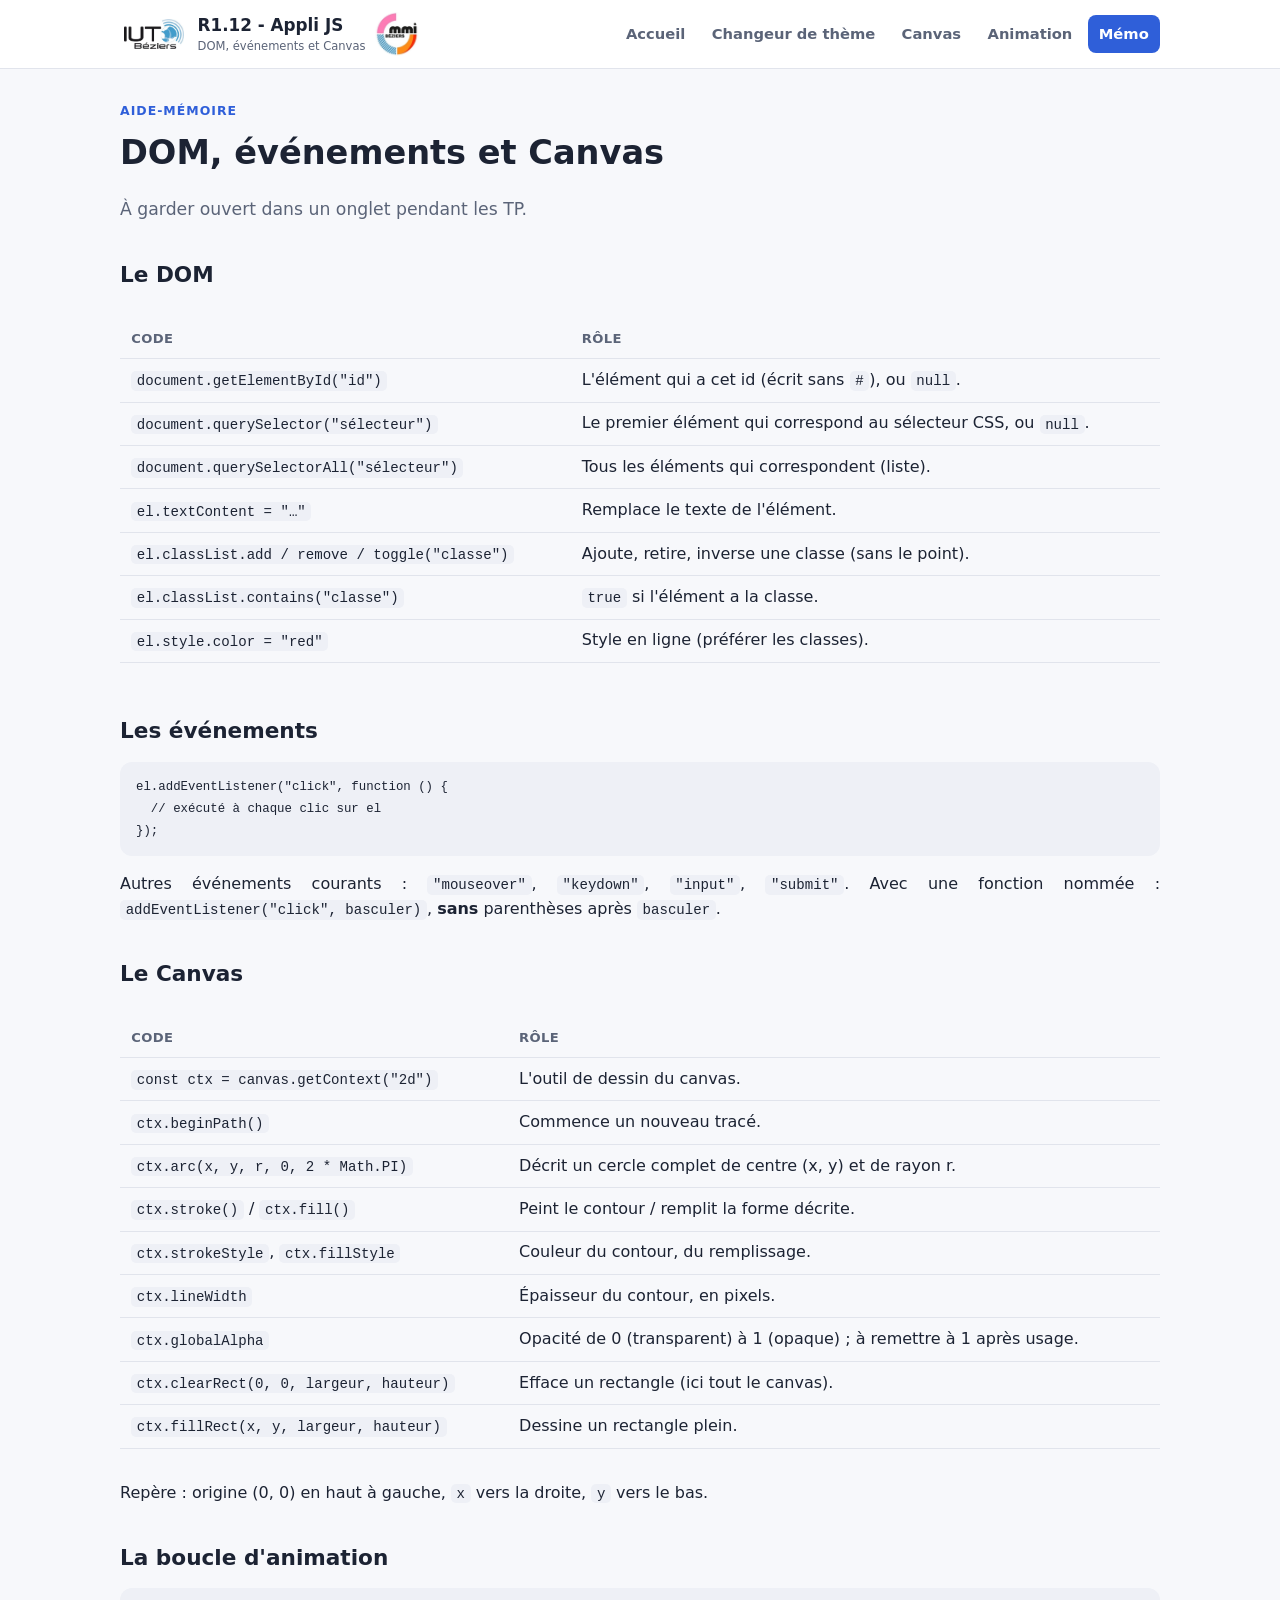
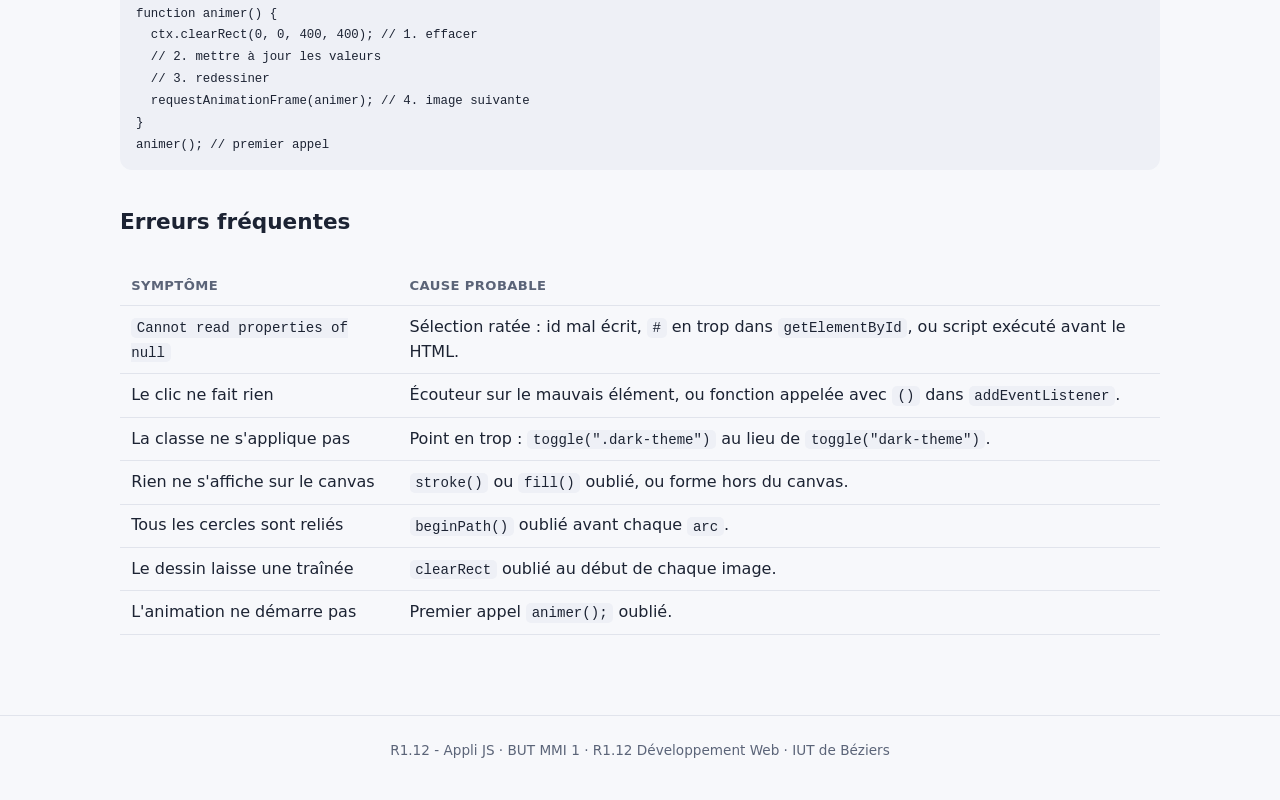
<file: memo.html>
<!doctype html>
<html lang="fr">
  <head>
    <meta charset="UTF-8" />
    <meta name="viewport" content="width=device-width, initial-scale=1.0" />
    <title>Mémo DOM et Canvas - R1.12 Appli JS</title>
    <link rel="icon" href="data:image/svg+xml,%3Csvg xmlns=%27http://www.w3.org/2000/svg%27 viewBox=%270 0 100 100%27%3E%3Crect x=%276%27 y=%276%27 width=%2788%27 height=%2788%27 rx=%2714%27 fill=%27%232f5fd9%27/%3E%3Ccircle cx=%2750%27 cy=%2750%27 r=%2730%27 fill=%27none%27 stroke=%27%23fff%27 stroke-width=%278%27/%3E%3Ccircle cx=%2750%27 cy=%2750%27 r=%2712%27 fill=%27%23b5560f%27/%3E%3C/svg%3E" />
    <link rel="stylesheet" href="css/style.css" />
  </head>
  <body data-page="memo">
    <a class="skip-link" href="#contenu">Aller au contenu</a>

    <header class="site-header">
      <nav class="nav-wrap">
        <a class="brand" href="index.html"
          ><img src="img/logo_iut.jpg" alt="" />
          <span
            >R1.12 - Appli JS
            <small>DOM, événements et Canvas</small></span
          ><img src="img/logo_mmi.jpg" alt="" />
        </a>
        <div class="site-nav">
          <a href="index.html" data-nav="index">Accueil</a>
          <a href="theme.html" data-nav="theme">Changeur de thème</a>
          <a href="canvas.html" data-nav="canvas">Canvas</a>
          <a href="animation.html" data-nav="animation">Animation</a>
          <a href="memo.html" data-nav="memo">Mémo</a>
        </div>
      </nav>
    </header>

    <main id="contenu">
      <p class="eyebrow">Aide-mémoire</p>
      <h1>DOM, événements et Canvas</h1>
      <p class="lede">À garder ouvert dans un onglet pendant les TP.</p>

      <h2>Le DOM</h2>
      <div class="table-scroll">
        <table>
          <thead><tr><th>Code</th><th>Rôle</th></tr></thead>
          <tbody>
            <tr><td><code>document.getElementById("id")</code></td><td>L'élément qui a cet id (écrit sans <code>#</code>), ou <code>null</code>.</td></tr>
            <tr><td><code>document.querySelector("sélecteur")</code></td><td>Le premier élément qui correspond au sélecteur CSS, ou <code>null</code>.</td></tr>
            <tr><td><code>document.querySelectorAll("sélecteur")</code></td><td>Tous les éléments qui correspondent (liste).</td></tr>
            <tr><td><code>el.textContent = "…"</code></td><td>Remplace le texte de l'élément.</td></tr>
            <tr><td><code>el.classList.add / remove / toggle("classe")</code></td><td>Ajoute, retire, inverse une classe (sans le point).</td></tr>
            <tr><td><code>el.classList.contains("classe")</code></td><td><code>true</code> si l'élément a la classe.</td></tr>
            <tr><td><code>el.style.color = "red"</code></td><td>Style en ligne (préférer les classes).</td></tr>
          </tbody>
        </table>
      </div>

      <h2>Les événements</h2>
      <pre><code>el.addEventListener("click", function () {
  // exécuté à chaque clic sur el
});</code></pre>
      <p>
        Autres événements courants : <code>"mouseover"</code>,
        <code>"keydown"</code>, <code>"input"</code>, <code>"submit"</code>.
        Avec une fonction nommée : <code>addEventListener("click", basculer)</code>,
        <strong>sans</strong> parenthèses après <code>basculer</code>.
      </p>

      <h2>Le Canvas</h2>
      <div class="table-scroll">
        <table>
          <thead><tr><th>Code</th><th>Rôle</th></tr></thead>
          <tbody>
            <tr><td><code>const ctx = canvas.getContext("2d")</code></td><td>L'outil de dessin du canvas.</td></tr>
            <tr><td><code>ctx.beginPath()</code></td><td>Commence un nouveau tracé.</td></tr>
            <tr><td><code>ctx.arc(x, y, r, 0, 2 * Math.PI)</code></td><td>Décrit un cercle complet de centre (x, y) et de rayon r.</td></tr>
            <tr><td><code>ctx.stroke()</code> / <code>ctx.fill()</code></td><td>Peint le contour / remplit la forme décrite.</td></tr>
            <tr><td><code>ctx.strokeStyle</code>, <code>ctx.fillStyle</code></td><td>Couleur du contour, du remplissage.</td></tr>
            <tr><td><code>ctx.lineWidth</code></td><td>Épaisseur du contour, en pixels.</td></tr>
            <tr><td><code>ctx.globalAlpha</code></td><td>Opacité de 0 (transparent) à 1 (opaque) ; à remettre à 1 après usage.</td></tr>
            <tr><td><code>ctx.clearRect(0, 0, largeur, hauteur)</code></td><td>Efface un rectangle (ici tout le canvas).</td></tr>
            <tr><td><code>ctx.fillRect(x, y, largeur, hauteur)</code></td><td>Dessine un rectangle plein.</td></tr>
          </tbody>
        </table>
      </div>
      <p>Repère : origine (0, 0) en haut à gauche, <code>x</code> vers la droite, <code>y</code> vers le bas.</p>

      <h2>La boucle d'animation</h2>
      <pre><code>function animer() {
  ctx.clearRect(0, 0, 400, 400); // 1. effacer
  // 2. mettre à jour les valeurs
  // 3. redessiner
  requestAnimationFrame(animer); // 4. image suivante
}
animer(); // premier appel</code></pre>

      <h2>Erreurs fréquentes</h2>
      <div class="table-scroll">
        <table>
          <thead><tr><th>Symptôme</th><th>Cause probable</th></tr></thead>
          <tbody>
            <tr><td><code>Cannot read properties of null</code></td><td>Sélection ratée : id mal écrit, <code>#</code> en trop dans <code>getElementById</code>, ou script exécuté avant le HTML.</td></tr>
            <tr><td>Le clic ne fait rien</td><td>Écouteur sur le mauvais élément, ou fonction appelée avec <code>()</code> dans <code>addEventListener</code>.</td></tr>
            <tr><td>La classe ne s'applique pas</td><td>Point en trop : <code>toggle(".dark-theme")</code> au lieu de <code>toggle("dark-theme")</code>.</td></tr>
            <tr><td>Rien ne s'affiche sur le canvas</td><td><code>stroke()</code> ou <code>fill()</code> oublié, ou forme hors du canvas.</td></tr>
            <tr><td>Tous les cercles sont reliés</td><td><code>beginPath()</code> oublié avant chaque <code>arc</code>.</td></tr>
            <tr><td>Le dessin laisse une traînée</td><td><code>clearRect</code> oublié au début de chaque image.</td></tr>
            <tr><td>L'animation ne démarre pas</td><td>Premier appel <code>animer();</code> oublié.</td></tr>
          </tbody>
        </table>
      </div>
    </main>

    <footer class="site-footer">
      R1.12 - Appli JS · BUT MMI 1 · R1.12 Développement Web · IUT de Béziers
    </footer>

    <script src="js/main.js"></script>
  </body>
</html>
</file>
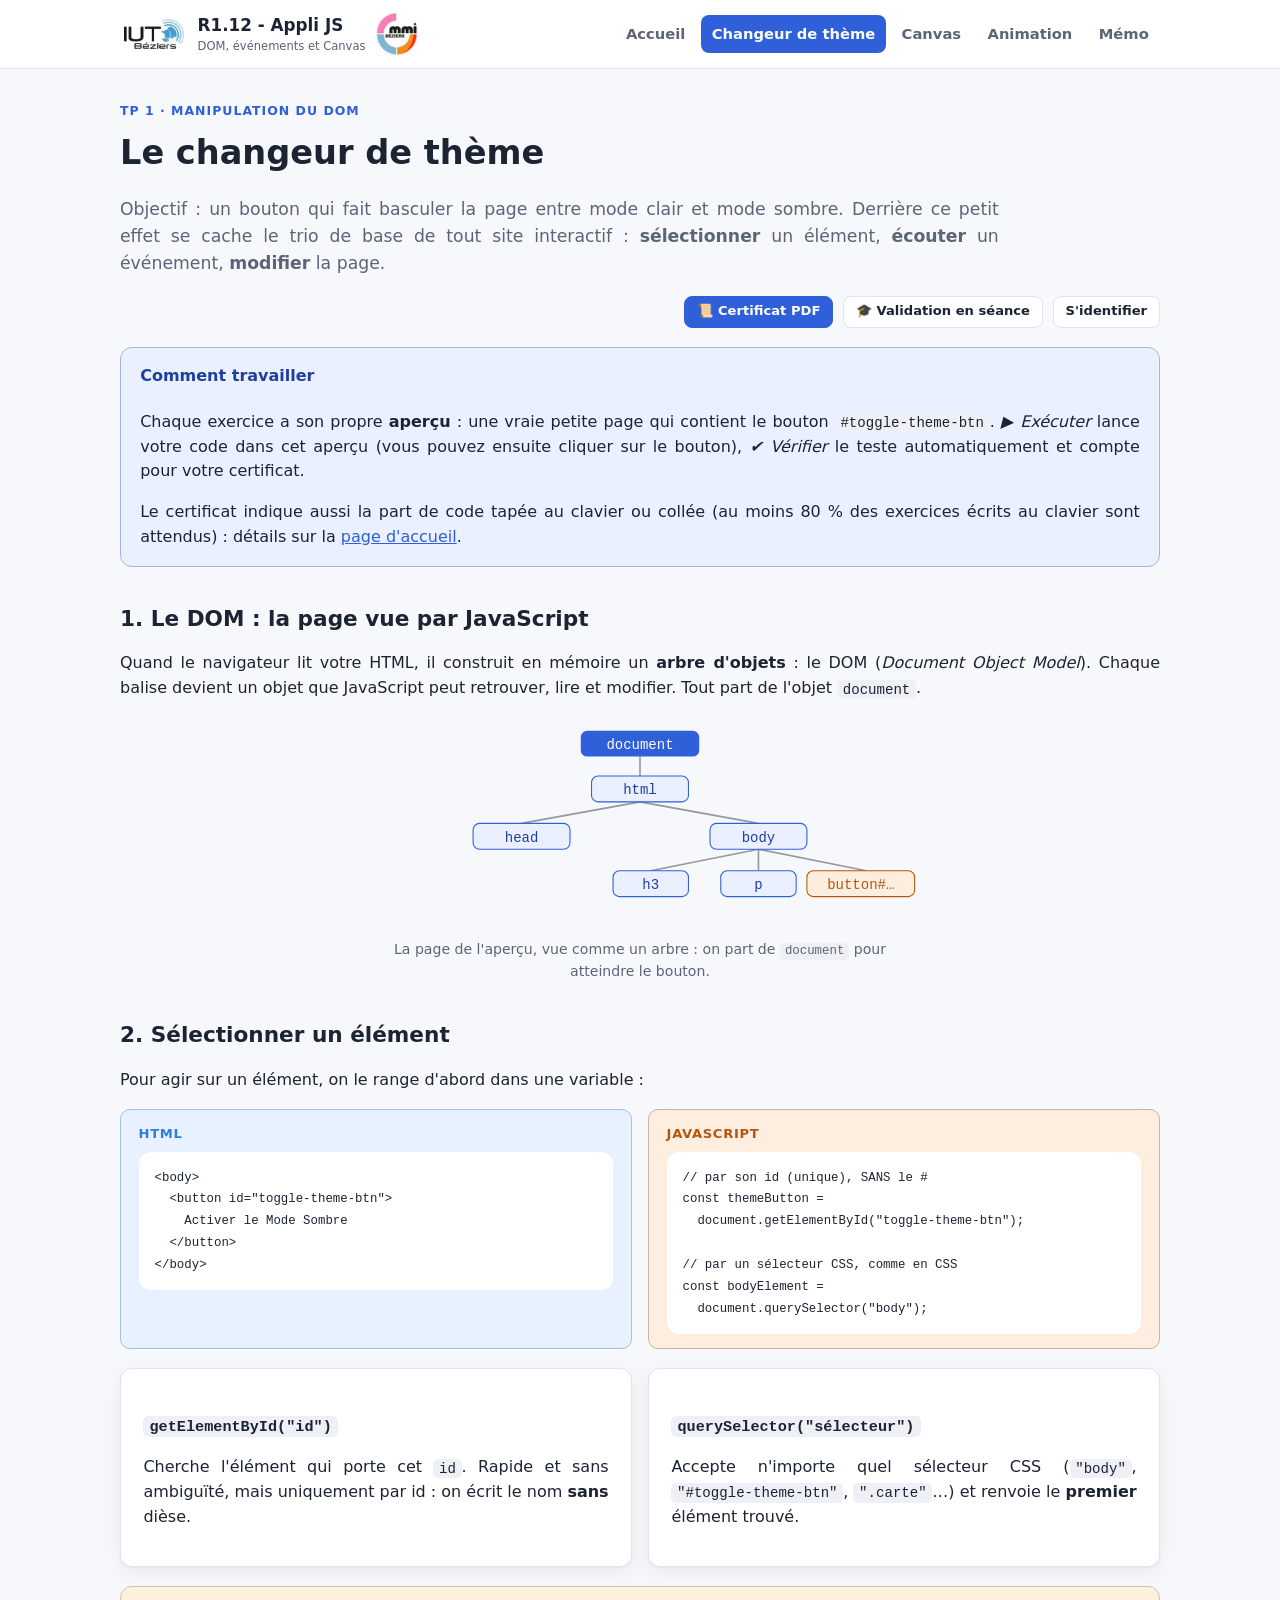
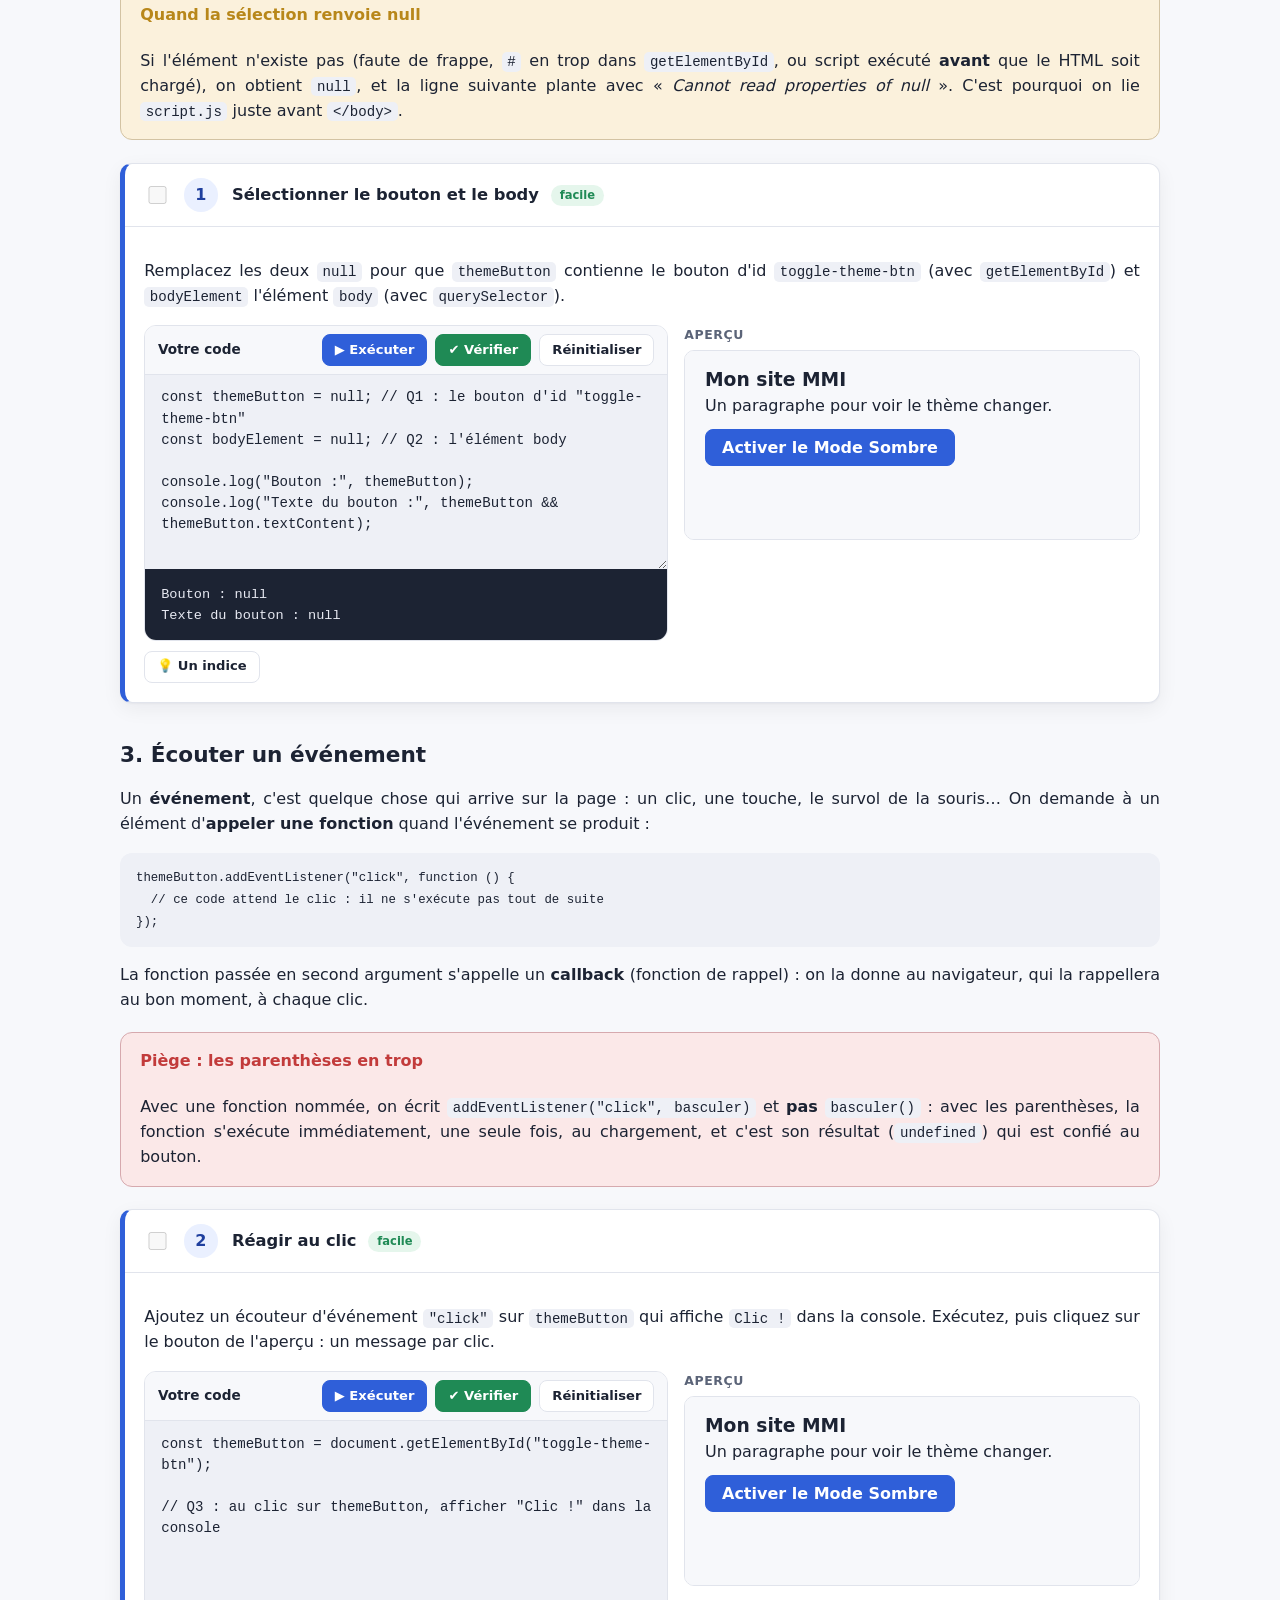
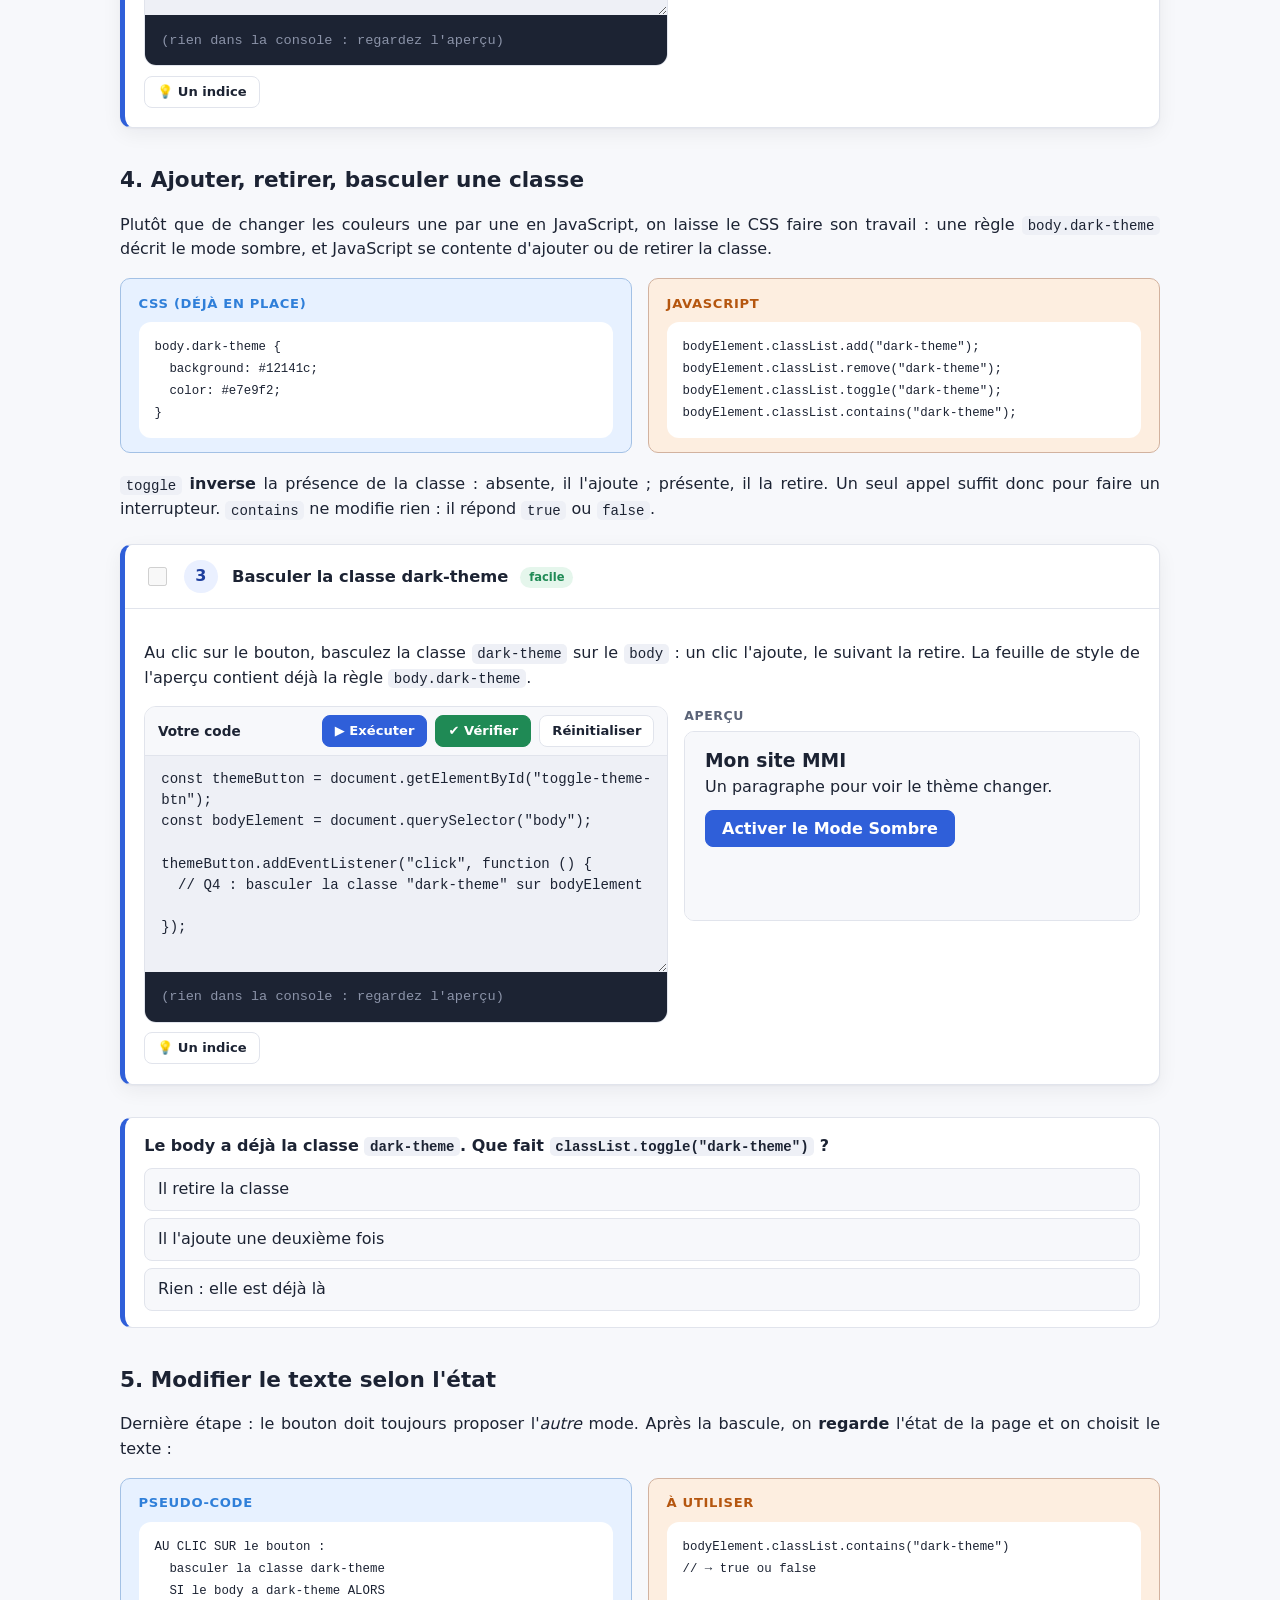
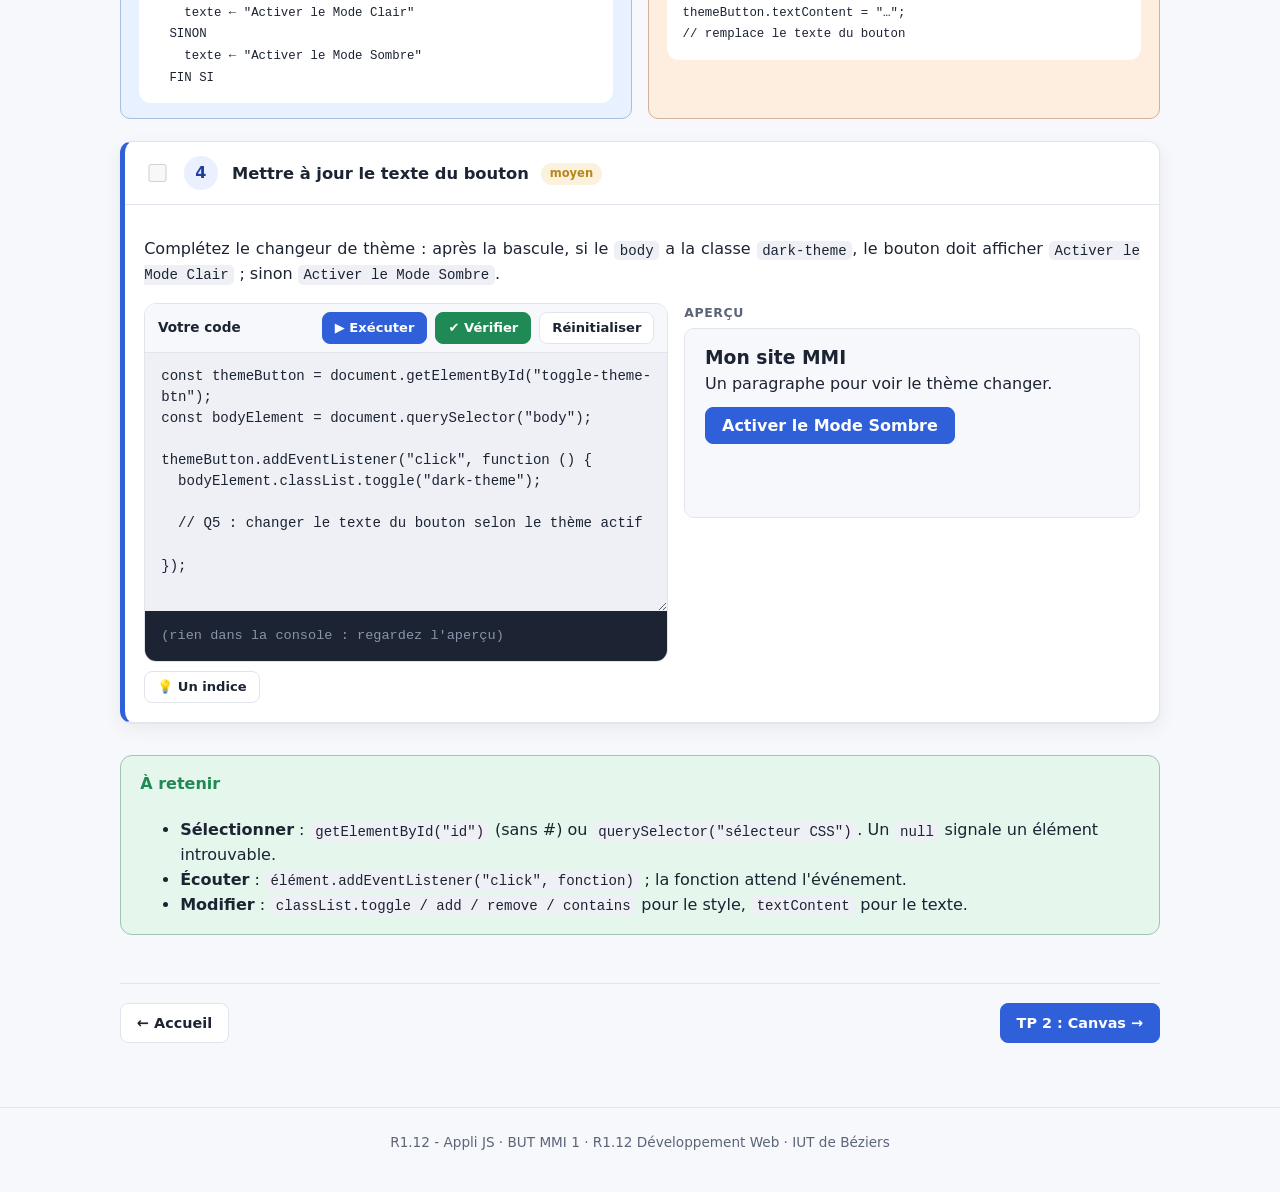
<file: theme.html>
<!doctype html>
<html lang="fr">
  <head>
    <meta charset="UTF-8" />
    <meta name="viewport" content="width=device-width, initial-scale=1.0" />
    <title>TP 1 · Changeur de thème - R1.12 Appli JS</title>
    <link rel="icon" href="data:image/svg+xml,%3Csvg xmlns=%27http://www.w3.org/2000/svg%27 viewBox=%270 0 100 100%27%3E%3Crect x=%276%27 y=%276%27 width=%2788%27 height=%2788%27 rx=%2714%27 fill=%27%232f5fd9%27/%3E%3Ccircle cx=%2750%27 cy=%2750%27 r=%2730%27 fill=%27none%27 stroke=%27%23fff%27 stroke-width=%278%27/%3E%3Ccircle cx=%2750%27 cy=%2750%27 r=%2712%27 fill=%27%23b5560f%27/%3E%3C/svg%3E" />
    <link rel="stylesheet" href="css/style.css" />
  </head>
  <body data-page="theme">
    <a class="skip-link" href="#contenu">Aller au contenu</a>

    <header class="site-header">
      <nav class="nav-wrap">
        <a class="brand" href="index.html"
          ><img src="img/logo_iut.jpg" alt="" />
          <span
            >R1.12 - Appli JS
            <small>DOM, événements et Canvas</small></span
          ><img src="img/logo_mmi.jpg" alt="" />
        </a>
        <div class="site-nav">
          <a href="index.html" data-nav="index">Accueil</a>
          <a href="theme.html" data-nav="theme">Changeur de thème</a>
          <a href="canvas.html" data-nav="canvas">Canvas</a>
          <a href="animation.html" data-nav="animation">Animation</a>
          <a href="memo.html" data-nav="memo">Mémo</a>
        </div>
      </nav>
    </header>

    <main id="contenu" data-tp="theme">
      <p class="eyebrow">TP 1 · Manipulation du DOM</p>
      <h1>Le changeur de thème</h1>
      <p class="lede">
        Objectif : un bouton qui fait basculer la page entre mode clair et mode
        sombre. Derrière ce petit effet se cache le trio de base de tout site
        interactif : <strong>sélectionner</strong> un élément,
        <strong>écouter</strong> un événement, <strong>modifier</strong> la
        page.
      </p>

      <div class="session-barre">
        <span id="etudiant-nom" class="session-nom"></span>
        <span class="progress-text" id="progress-tp"></span>
        <button type="button" class="btn petit" id="ouvrir-certificat">📜 Certificat PDF</button>
        <button type="button" class="btn secondary petit" id="validation-seance">🎓 Validation en séance</button>
        <button type="button" class="btn secondary petit" id="changer-etudiant">S'identifier</button>
      </div>

      <div class="callout info">
        <h4>Comment travailler</h4>
        <p>
          Chaque exercice a son propre <strong>aperçu</strong> : une vraie
          petite page qui contient le bouton <code>#toggle-theme-btn</code>.
          <em>▶ Exécuter</em> lance votre code dans cet aperçu (vous pouvez
          ensuite cliquer sur le bouton), <em>✔ Vérifier</em> le teste
          automatiquement et compte pour votre certificat.
        </p>
        <p>
          Le certificat indique aussi la part de code tapée au clavier ou
          collée (au moins 80 % des exercices écrits au clavier sont attendus) :
          détails sur la <a href="index.html">page d'accueil</a>.
        </p>
      </div>

      <h2>1. Le DOM : la page vue par JavaScript</h2>
      <p>
        Quand le navigateur lit votre HTML, il construit en mémoire un
        <strong>arbre d'objets</strong> : le DOM (<em>Document Object
        Model</em>). Chaque balise devient un objet que JavaScript peut
        retrouver, lire et modifier. Tout part de l'objet
        <code>document</code>.
      </p>
      <figure class="schema">
        <svg viewBox="0 0 520 190" role="img" aria-label="Arbre du DOM : document contient html, qui contient head et body ; body contient h3, p et le bouton d'id toggle-theme-btn.">
          <g font-family="ui-monospace, monospace" font-size="13" text-anchor="middle">
            <g fill="none" stroke="currentColor" stroke-opacity="0.45" stroke-width="1.5">
              <path d="M260 34 V52" /><path d="M260 76 L150 96" /><path d="M260 76 L370 96" />
              <path d="M370 120 L270 140" /><path d="M370 120 L370 140" /><path d="M370 120 L470 140" />
            </g>
            <rect x="205" y="10" width="110" height="24" rx="6" fill="#2f5fd9" /><text x="260" y="27" fill="#fff">document</text>
            <rect x="215" y="52" width="90" height="24" rx="6" fill="#eaf0ff" stroke="#2f5fd9" /><text x="260" y="69" fill="#1f3f9e">html</text>
            <rect x="105" y="96" width="90" height="24" rx="6" fill="#eaf0ff" stroke="#2f5fd9" /><text x="150" y="113" fill="#1f3f9e">head</text>
            <rect x="325" y="96" width="90" height="24" rx="6" fill="#eaf0ff" stroke="#2f5fd9" /><text x="370" y="113" fill="#1f3f9e">body</text>
            <rect x="235" y="140" width="70" height="24" rx="6" fill="#eaf0ff" stroke="#2f5fd9" /><text x="270" y="157" fill="#1f3f9e">h3</text>
            <rect x="335" y="140" width="70" height="24" rx="6" fill="#eaf0ff" stroke="#2f5fd9" /><text x="370" y="157" fill="#1f3f9e">p</text>
            <rect x="415" y="140" width="100" height="24" rx="6" fill="#fdeee0" stroke="#b5560f" /><text x="465" y="157" fill="#b5560f">button#…</text>
          </g>
        </svg>
        <figcaption>La page de l'aperçu, vue comme un arbre : on part de <code>document</code> pour atteindre le bouton.</figcaption>
      </figure>

      <h2>2. Sélectionner un élément</h2>
      <p>Pour agir sur un élément, on le range d'abord dans une variable :</p>
      <div class="duo">
        <div class="duo-a">
          <h4>HTML</h4>
          <pre><code>&lt;body&gt;
  &lt;button id="toggle-theme-btn"&gt;
    Activer le Mode Sombre
  &lt;/button&gt;
&lt;/body&gt;</code></pre>
        </div>
        <div class="duo-b">
          <h4>JavaScript</h4>
          <pre><code>// par son id (unique), SANS le #
const themeButton =
  document.getElementById("toggle-theme-btn");

// par un sélecteur CSS, comme en CSS
const bodyElement =
  document.querySelector("body");</code></pre>
        </div>
      </div>
      <div class="grid cols-2">
        <div class="card">
          <h3><code>getElementById("id")</code></h3>
          <p>Cherche l'élément qui porte cet <code>id</code>. Rapide et sans ambiguïté, mais uniquement par id : on écrit le nom <strong>sans</strong> dièse.</p>
        </div>
        <div class="card">
          <h3><code>querySelector("sélecteur")</code></h3>
          <p>Accepte n'importe quel sélecteur CSS (<code>"body"</code>, <code>"#toggle-theme-btn"</code>, <code>".carte"</code>…) et renvoie le <strong>premier</strong> élément trouvé.</p>
        </div>
      </div>
      <div class="callout warn">
        <h4>Quand la sélection renvoie null</h4>
        <p>
          Si l'élément n'existe pas (faute de frappe, <code>#</code> en trop
          dans <code>getElementById</code>, ou script exécuté
          <strong>avant</strong> que le HTML soit chargé), on obtient
          <code>null</code>, et la ligne suivante plante avec
          « <em>Cannot read properties of null</em> ». C'est pourquoi on lie
          <code>script.js</code> juste avant <code>&lt;/body&gt;</code>.
        </p>
      </div>
      <div data-exo="1"></div>

      <h2>3. Écouter un événement</h2>
      <p>
        Un <strong>événement</strong>, c'est quelque chose qui arrive sur la
        page : un clic, une touche, le survol de la souris… On demande à un
        élément d'<strong>appeler une fonction</strong> quand l'événement se
        produit :
      </p>
      <pre><code>themeButton.addEventListener("click", function () {
  // ce code attend le clic : il ne s'exécute pas tout de suite
});</code></pre>
      <p>
        La fonction passée en second argument s'appelle un
        <strong>callback</strong> (fonction de rappel) : on la donne au
        navigateur, qui la rappellera au bon moment, à chaque clic.
      </p>
      <div class="callout danger">
        <h4>Piège : les parenthèses en trop</h4>
        <p>
          Avec une fonction nommée, on écrit
          <code>addEventListener("click", basculer)</code> et
          <strong>pas</strong> <code>basculer()</code> : avec les parenthèses,
          la fonction s'exécute immédiatement, une seule fois, au chargement,
          et c'est son résultat (<code>undefined</code>) qui est confié au
          bouton.
        </p>
      </div>
      <div data-exo="2"></div>

      <h2>4. Ajouter, retirer, basculer une classe</h2>
      <p>
        Plutôt que de changer les couleurs une par une en JavaScript, on
        laisse le CSS faire son travail : une règle <code>body.dark-theme</code>
        décrit le mode sombre, et JavaScript se contente d'ajouter ou de
        retirer la classe.
      </p>
      <div class="duo">
        <div class="duo-a">
          <h4>CSS (déjà en place)</h4>
          <pre><code>body.dark-theme {
  background: #12141c;
  color: #e7e9f2;
}</code></pre>
        </div>
        <div class="duo-b">
          <h4>JavaScript</h4>
          <pre><code>bodyElement.classList.add("dark-theme");
bodyElement.classList.remove("dark-theme");
bodyElement.classList.toggle("dark-theme");
bodyElement.classList.contains("dark-theme");</code></pre>
        </div>
      </div>
      <p>
        <code>toggle</code> <strong>inverse</strong> la présence de la classe
        : absente, il l'ajoute ; présente, il la retire. Un seul appel suffit
        donc pour faire un interrupteur. <code>contains</code> ne modifie
        rien : il répond <code>true</code> ou <code>false</code>.
      </p>
      <div data-exo="3"></div>

      <div class="quiz">
        <p class="quiz-question">
          Le body a déjà la classe <code>dark-theme</code>. Que fait
          <code>classList.toggle("dark-theme")</code> ?
        </p>
        <div class="quiz-choix">
          <button type="button" data-bon>Il retire la classe</button>
          <button type="button">Il l'ajoute une deuxième fois</button>
          <button type="button">Rien : elle est déjà là</button>
        </div>
        <p class="quiz-explication" hidden>
          <code>toggle</code> inverse l'état : présente → retirée. C'est
          l'équivalent d'un <code>if (contains) remove else add</code>, en une
          ligne.
        </p>
      </div>

      <h2>5. Modifier le texte selon l'état</h2>
      <p>
        Dernière étape : le bouton doit toujours proposer l'<em>autre</em>
        mode. Après la bascule, on <strong>regarde</strong> l'état de la page
        et on choisit le texte :
      </p>
      <div class="duo">
        <div class="duo-a">
          <h4>Pseudo-code</h4>
          <pre><code>AU CLIC SUR le bouton :
  basculer la classe dark-theme
  SI le body a dark-theme ALORS
    texte ← "Activer le Mode Clair"
  SINON
    texte ← "Activer le Mode Sombre"
  FIN SI</code></pre>
        </div>
        <div class="duo-b">
          <h4>À utiliser</h4>
          <pre><code>bodyElement.classList.contains("dark-theme")
// → true ou false

themeButton.textContent = "…";
// remplace le texte du bouton</code></pre>
        </div>
      </div>
      <div data-exo="4"></div>

      <div class="callout ok">
        <h4>À retenir</h4>
        <ul>
          <li><strong>Sélectionner</strong> : <code>getElementById("id")</code> (sans #) ou <code>querySelector("sélecteur CSS")</code>. Un <code>null</code> signale un élément introuvable.</li>
          <li><strong>Écouter</strong> : <code>élément.addEventListener("click", fonction)</code> ; la fonction attend l'événement.</li>
          <li><strong>Modifier</strong> : <code>classList.toggle / add / remove / contains</code> pour le style, <code>textContent</code> pour le texte.</li>
        </ul>
      </div>

      <nav class="suite" aria-label="Navigation entre TP">
        <a class="btn secondary" href="index.html">← Accueil</a>
        <a class="btn" href="canvas.html">TP 2 : Canvas →</a>
      </nav>
    </main>

    <footer class="site-footer">
      R1.12 - Appli JS · BUT MMI 1 · R1.12 Développement Web · IUT de Béziers
    </footer>

    <script src="js/main.js"></script>
    <script src="js/vendor/jspdf.umd.min.js"></script>
    <script src="js/certificat-logos.js"></script>
    <script src="js/certificat.js"></script>
    <script src="js/parcours.js"></script>
    <script src="js/atelier.js"></script>
    <script src="js/exercices-data.js"></script>
    <script src="js/seance.js"></script>
    <script src="js/exercices.js"></script>
  </body>
</html>
</file>
<file: css/style.css>
/* ============================================================
   R1.12 - Appli JS (BUT MMI 1)
   Même charte que bases_de_js (algorithmique) et le TP R3.14 Travail
   collaboratif, plus les ateliers DOM / Canvas en fin de fichier.
   ============================================================ */

:root {
  --bg: #f7f8fb;
  --bg-alt: #ffffff;
  --text: #1c2333;
  --text-muted: #5b6478;
  --border: #e1e4ec;
  --primary: #2f5fd9;
  --primary-dark: #1f3f9e;
  --primary-bg: #eaf0ff;
  --accent-a: #2f7fd9;
  --accent-a-bg: #e7f1ff;
  --accent-b: #b5560f;
  --accent-b-bg: #fdeee0;
  --ok: #1f8a55;
  --ok-bg: #e5f6ec;
  --warn: #b8871a;
  --warn-bg: #fbf1dc;
  --danger: #c23b3b;
  --danger-bg: #fbe8e8;
  --code-bg: #eef0f6;
  --shadow: 0 1px 2px rgba(20, 25, 40, 0.04), 0 6px 20px rgba(20, 25, 40, 0.06);
  --radius: 12px;
  font-size: 16px;
}

@media (prefers-color-scheme: dark) {
  :root {
    --bg: #12141c;
    --bg-alt: #1a1d29;
    --text: #e7e9f2;
    --text-muted: #a2a8bd;
    --border: #2a2e3d;
    --primary: #6f93ef;
    --primary-dark: #a9c0f7;
    --primary-bg: #1c2740;
    --accent-a: #6fa8ef;
    --accent-a-bg: #17263d;
    --accent-b: #e0955a;
    --accent-b-bg: #3a2716;
    --ok: #55c98a;
    --ok-bg: #113524;
    --warn: #e3b955;
    --warn-bg: #3a2f10;
    --danger: #e37272;
    --danger-bg: #3a1a1a;
    --code-bg: #20232f;
    --shadow: 0 1px 2px rgba(0, 0, 0, 0.3), 0 6px 20px rgba(0, 0, 0, 0.35);
  }
}

* {
  box-sizing: border-box;
}

html,
body {
  margin: 0;
  padding: 0;
  background: var(--bg);
  color: var(--text);
  font-family:
    "Segoe UI",
    system-ui,
    -apple-system,
    Roboto,
    Helvetica,
    Arial,
    sans-serif;
  line-height: 1.55;
}

a {
  color: var(--primary);
}
a:hover {
  color: var(--primary-dark);
}

img,
svg {
  max-width: 100%;
}

.skip-link {
  position: absolute;
  left: -999px;
  top: 0;
  background: var(--primary);
  color: #fff;
  padding: 0.5em 1em;
  z-index: 100;
}
.skip-link:focus {
  left: 0.5em;
  top: 0.5em;
}

/* ---------- Layout ---------- */

.site-header {
  position: sticky;
  top: 0;
  z-index: 20;
  background: var(--bg-alt);
  border-bottom: 1px solid var(--border);
}

.nav-wrap {
  max-width: 1080px;
  margin: 0 auto;
  padding: 0.75rem 1.25rem;
  display: flex;
  align-items: center;
  gap: 1.5rem;
  flex-wrap: wrap;
}

.brand {
  font-weight: 700;
  font-size: 1.05rem;
  color: var(--text);
  text-decoration: none;
  white-space: nowrap;
}
.brand small {
  display: block;
  font-weight: 400;
  font-size: 0.72rem;
  color: var(--text-muted);
}

.site-nav {
  display: flex;
  flex-wrap: wrap;
  gap: 0.25rem;
  margin-left: auto;
}

.site-nav a {
  text-decoration: none;
  color: var(--text-muted);
  padding: 0.45rem 0.7rem;
  border-radius: 8px;
  font-size: 0.92rem;
  font-weight: 600;
}
.site-nav a:hover {
  background: var(--primary-bg);
  color: var(--primary-dark);
}
.site-nav a.active {
  background: var(--primary);
  color: #fff;
}

main {
  max-width: 1080px;
  margin: 0 auto;
  padding: 2rem 1.25rem 4rem;
}

.site-footer {
  border-top: 1px solid var(--border);
  color: var(--text-muted);
  font-size: 0.85rem;
  text-align: center;
  padding: 1.5rem 1rem 2.5rem;
}

/* ---------- Typography blocks ---------- */

.eyebrow {
  text-transform: uppercase;
  letter-spacing: 0.08em;
  font-size: 0.78rem;
  font-weight: 700;
  color: var(--primary);
  margin: 0 0 0.4rem;
}

h1 {
  font-size: clamp(1.6rem, 3vw, 2.1rem);
  margin: 0 0 0.5rem;
}
h2 {
  font-size: 1.35rem;
  margin: 2.2rem 0 0.8rem;
}
h3 {
  font-size: 1.08rem;
  margin: 1.4rem 0 0.5rem;
}

.lede {
  font-size: 1.08rem;
  color: var(--text-muted);
  max-width: 80ch;
}

/* Texte courant justifie. Les paragraphes n'ayant pas tous la meme longueur
   de ligne, le bord droit en dents de scie donnait l'impression d'un texte
   coupe au hasard. La cesure automatique (<html lang="fr">) evite les
   espaces beantes que la justification produit sinon en francais. */
main p,
main .exo-body li {
  text-align: justify;
  hyphens: auto;
}

/* Sous cette largeur, les lignes sont trop courtes : justifier y creuserait
   des rivieres blanches au milieu du texte. */
@media (max-width: 700px) {
  main p,
  main .exo-body li {
    text-align: left;
    hyphens: manual;
  }
}

.pill {
  display: inline-block;
  padding: 0.2rem 0.65rem;
  border-radius: 999px;
  font-size: 0.78rem;
  font-weight: 700;
  background: var(--primary-bg);
  color: var(--primary-dark);
}

code,
pre,
kbd {
  font-family: ui-monospace, SFMono-Regular, Menlo, Consolas, monospace;
  font-size: 0.88em;
}
code {
  background: var(--code-bg);
  padding: 0.12em 0.4em;
  border-radius: 5px;
}
pre {
  background: var(--code-bg);
  padding: 0.9rem 1rem;
  border-radius: var(--radius);
  overflow-x: auto;
}
pre code {
  background: none;
  padding: 0;
}
kbd {
  background: var(--bg-alt);
  border: 1px solid var(--border);
  border-bottom-width: 2px;
  border-radius: 5px;
  padding: 0.05em 0.45em;
}

/* ---------- Cards / grid ---------- */

.card {
  background: var(--bg-alt);
  border: 1px solid var(--border);
  border-radius: var(--radius);
  box-shadow: var(--shadow);
  padding: 1.25rem 1.4rem;
}

.grid {
  display: grid;
  gap: 1rem;
}
.grid.cols-2 {
  grid-template-columns: repeat(auto-fit, minmax(260px, 1fr));
}
.grid.cols-3 {
  grid-template-columns: repeat(auto-fit, minmax(200px, 1fr));
}

.timeline {
  list-style: none;
  margin: 0;
  padding: 0;
  display: grid;
  gap: 0.6rem;
}
.timeline li {
  padding: 0.65rem 0.9rem;
  background: var(--bg-alt);
  border: 1px solid var(--border);
  border-radius: 10px;
}

/* ---------- Deux colonnes : pseudo-code / JavaScript ----------
   Reprend les colonnes « rôle A / rôle B » du TP R3.14 : bleu pour le
   pseudo-code (on réfléchit), orange pour le JavaScript (on code). */

.duo {
  display: grid;
  gap: 1rem;
  grid-template-columns: repeat(auto-fit, minmax(260px, 1fr));
  margin: 1rem 0 1.2rem;
}
.duo > div {
  border-radius: 10px;
  padding: 0.9rem 1.1rem;
  border: 1px solid var(--border);
  min-width: 0;
}
.duo h4 {
  margin: 0 0 0.5rem;
  font-size: 0.82rem;
  text-transform: uppercase;
  letter-spacing: 0.05em;
}
.duo pre {
  margin: 0;
  background: var(--bg-alt);
}
.duo-a {
  background: var(--accent-a-bg);
  border-color: color-mix(in srgb, var(--accent-a) 35%, var(--border)) !important;
}
.duo-a h4 {
  color: var(--accent-a);
}
.duo-b {
  background: var(--accent-b-bg);
  border-color: color-mix(in srgb, var(--accent-b) 35%, var(--border)) !important;
}
.duo-b h4 {
  color: var(--accent-b);
}

/* ---------- Encadrés ---------- */

.callout {
  border-radius: var(--radius);
  padding: 1rem 1.2rem;
  border: 1px solid var(--border);
  background: var(--bg-alt);
  margin: 1.2rem 0;
}
.callout.warn {
  background: var(--warn-bg);
  border-color: color-mix(in srgb, var(--warn) 35%, var(--border));
}
.callout.ok {
  background: var(--ok-bg);
  border-color: color-mix(in srgb, var(--ok) 35%, var(--border));
}
.callout.danger {
  background: var(--danger-bg);
  border-color: color-mix(in srgb, var(--danger) 35%, var(--border));
}
.callout.info {
  background: var(--primary-bg);
  border-color: color-mix(in srgb, var(--primary) 35%, var(--border));
}
.callout h3,
.callout h4 {
  margin-top: 0;
}
.callout > :last-child {
  margin-bottom: 0;
}
.callout.warn h4 {
  color: var(--warn);
}
.callout.ok h4 {
  color: var(--ok);
}
.callout.danger h4 {
  color: var(--danger);
}
.callout.info h4 {
  color: var(--primary-dark);
}

.info-block {
  margin-top: 1rem;
}
.info-block h4 {
  margin: 0 0 0.4rem;
  font-size: 0.88rem;
  text-transform: uppercase;
  letter-spacing: 0.04em;
  color: var(--text-muted);
}
.info-block ul {
  margin: 0;
  padding-left: 1.2rem;
}
.info-block li {
  margin-bottom: 0.35rem;
}

/* ---------- Tableaux ---------- */

table {
  width: 100%;
  border-collapse: collapse;
  margin: 1rem 0;
}
th,
td {
  text-align: left;
  padding: 0.55rem 0.7rem;
  border-bottom: 1px solid var(--border);
  vertical-align: top;
}
th {
  color: var(--text-muted);
  font-size: 0.82rem;
  text-transform: uppercase;
  letter-spacing: 0.03em;
}
.table-scroll {
  overflow-x: auto;
}

/* ---------- Boutons ---------- */

.btn {
  display: inline-block;
  background: var(--primary);
  color: #fff;
  text-decoration: none;
  padding: 0.5rem 1rem;
  border-radius: 8px;
  font: inherit;
  font-weight: 700;
  font-size: 0.9rem;
  border: 1px solid var(--primary);
  cursor: pointer;
}
.btn:hover {
  background: var(--primary-dark);
  border-color: var(--primary-dark);
  color: #fff;
}
.btn:disabled {
  opacity: 0.45;
  cursor: default;
}
.btn.secondary {
  background: var(--bg-alt);
  color: var(--text);
  border-color: var(--border);
}
.btn.secondary:hover:not(:disabled) {
  border-color: var(--primary);
  color: var(--primary-dark);
}
.btn.petit {
  padding: 0.3rem 0.75rem;
  font-size: 0.82rem;
}

/* Page précédente / suivante, en bas de chaque chapitre. */
.suite {
  display: flex;
  justify-content: space-between;
  gap: 1rem;
  flex-wrap: wrap;
  margin-top: 3rem;
  padding-top: 1.2rem;
  border-top: 1px solid var(--border);
}
.suite a:only-child {
  margin-left: auto;
}

/* ---------- Schéma entrée → traitement → sortie ---------- */

.flux {
  display: flex;
  align-items: stretch;
  gap: 0.6rem;
  flex-wrap: wrap;
  margin: 1.2rem 0;
}
.flux-etape {
  flex: 1 1 180px;
  background: var(--bg-alt);
  border: 1px solid var(--border);
  border-top: 4px solid var(--primary);
  border-radius: 10px;
  padding: 0.8rem 1rem;
}
.flux-etape:nth-child(3) {
  border-top-color: var(--accent-b);
}
.flux-etape:nth-child(5) {
  border-top-color: var(--ok);
}
.flux-etape strong {
  display: block;
  margin-bottom: 0.25rem;
}
.flux-etape p {
  margin: 0;
  font-size: 0.92rem;
  color: var(--text-muted);
  text-align: left;
}
.flux-fleche {
  align-self: center;
  font-size: 1.4rem;
  color: var(--text-muted);
}
@media (max-width: 700px) {
  .flux-fleche {
    transform: rotate(90deg);
    margin: 0 auto;
  }
  .flux-etape {
    flex-basis: 100%;
  }
}

/* ---------- Variables dessinées comme des boîtes ---------- */

.boites {
  display: flex;
  flex-wrap: wrap;
  gap: 1rem;
  margin: 1rem 0;
}
.boite {
  min-width: 110px;
  text-align: center;
}
.boite-valeur {
  font-family: ui-monospace, SFMono-Regular, Menlo, Consolas, monospace;
  font-size: 1.05rem;
  font-weight: 700;
  padding: 0.8rem 0.6rem 0.6rem;
  border: 2px solid var(--primary);
  border-top-width: 6px;
  border-radius: 4px 4px 10px 10px;
  background: var(--bg-alt);
}
.boite-nom {
  display: inline-block;
  margin-top: 0.35rem;
  padding: 0.1rem 0.6rem;
  border-radius: 999px;
  font-size: 0.8rem;
  font-weight: 700;
  background: var(--primary-bg);
  color: var(--primary-dark);
}

/* ---------- Exécution pas à pas ---------- */

.trace {
  background: var(--bg-alt);
  border: 1px solid var(--border);
  border-radius: var(--radius);
  box-shadow: var(--shadow);
  padding: 1rem 1.1rem 1.1rem;
  margin: 1.2rem 0 1.6rem;
}
.trace-titre {
  margin: 0 0 0.8rem;
  font-size: 1rem;
}
.trace-parametres {
  display: flex;
  flex-wrap: wrap;
  gap: 0.6rem 1.2rem;
  align-items: center;
  margin-bottom: 0.8rem;
  font-size: 0.9rem;
}
.trace-parametres input,
.trace-parametres select {
  font: inherit;
  width: 6.5rem;
  padding: 0.2rem 0.4rem;
  border: 1px solid var(--border);
  border-radius: 6px;
  background: var(--bg);
  color: var(--text);
}
.trace-grille {
  display: grid;
  grid-template-columns: minmax(0, 3fr) minmax(0, 2fr);
  gap: 1rem;
}
@media (max-width: 760px) {
  .trace-grille {
    grid-template-columns: 1fr;
  }
}
.trace-code {
  margin: 0;
  padding: 0.6rem 0;
  counter-reset: ligne;
  overflow-x: auto;
}
.trace-code span {
  display: block;
  padding: 0.05rem 0.9rem 0.05rem 0.4rem;
  border-left: 4px solid transparent;
  white-space: pre;
  min-height: 1.4em;
}
.trace-code span::before {
  counter-increment: ligne;
  content: counter(ligne);
  display: inline-block;
  width: 1.8em;
  margin-right: 0.8em;
  text-align: right;
  color: var(--text-muted);
  opacity: 0.7;
}
.trace-code span.courante {
  background: var(--warn-bg);
  border-left-color: var(--warn);
  font-weight: 700;
}
.trace-etat h4 {
  margin: 0 0 0.4rem;
  font-size: 0.78rem;
  text-transform: uppercase;
  letter-spacing: 0.05em;
  color: var(--text-muted);
}
.trace-vars {
  display: flex;
  flex-wrap: wrap;
  gap: 0.6rem;
  margin-bottom: 0.9rem;
}
.trace-vars .boite {
  min-width: 80px;
}
.trace-vars .boite-valeur {
  font-size: 0.95rem;
  padding: 0.5rem 0.5rem 0.4rem;
  transition: background-color 0.2s;
}
.trace-vars .boite.vide .boite-valeur {
  color: var(--text-muted);
  border-style: dashed;
  font-weight: 400;
}
.trace-vars .boite.modifiee .boite-valeur {
  background: var(--warn-bg);
  border-color: var(--warn);
}
.trace-tableau {
  display: flex;
  flex-wrap: wrap;
  gap: 0;
  margin-bottom: 0.9rem;
}
.trace-case {
  text-align: center;
  min-width: 2.8rem;
}
.trace-case div {
  font-family: ui-monospace, SFMono-Regular, Menlo, Consolas, monospace;
  font-weight: 700;
  padding: 0.35rem 0.4rem;
  border: 2px solid var(--primary);
  margin-left: -2px;
  background: var(--bg-alt);
}
.trace-case small {
  color: var(--text-muted);
  font-size: 0.75rem;
}
.trace-case.pointee div {
  background: var(--warn-bg);
  border-color: var(--warn);
  position: relative;
  z-index: 1;
}
.trace-case.pointee small {
  color: var(--warn);
  font-weight: 700;
}
.trace-sortie {
  margin: 0;
  min-height: 3.2rem;
  max-height: 11rem;
  overflow-y: auto;
  background: #1c2333;
  color: #e7e9f2;
  font-size: 0.85rem;
  padding: 0.6rem 0.8rem;
  border-radius: 8px;
  white-space: pre-wrap;
}
.trace-note {
  margin: 0.9rem 0 0.8rem;
  padding: 0.6rem 0.9rem;
  border-radius: 8px;
  background: var(--primary-bg);
  color: var(--primary-dark);
  font-size: 0.93rem;
  min-height: 2.6rem;
  text-align: left !important;
}
.trace-commandes {
  display: flex;
  flex-wrap: wrap;
  gap: 0.5rem;
  align-items: center;
}
.trace-compteur {
  margin-left: auto;
  font-size: 0.85rem;
  color: var(--text-muted);
}

/* ---------- Quiz ---------- */

.quiz {
  background: var(--bg-alt);
  border: 1px solid var(--border);
  border-left: 5px solid var(--primary);
  border-radius: var(--radius);
  padding: 1rem 1.2rem;
  margin: 1.2rem 0;
}
.quiz-question {
  font-weight: 700;
  margin: 0 0 0.6rem;
}
.quiz pre {
  margin: 0 0 0.8rem;
}
.quiz-choix {
  display: grid;
  gap: 0.45rem;
}
.quiz-choix button {
  text-align: left;
  font: inherit;
  padding: 0.5rem 0.8rem;
  border: 1px solid var(--border);
  border-radius: 8px;
  background: var(--bg);
  color: var(--text);
  cursor: pointer;
}
.quiz-choix button:hover:not(:disabled) {
  border-color: var(--primary);
}
.quiz-choix button:disabled {
  cursor: default;
}
.quiz-choix button.bon {
  background: var(--ok-bg);
  border-color: var(--ok);
  font-weight: 700;
}
.quiz-choix button.faux {
  background: var(--danger-bg);
  border-color: var(--danger);
  text-decoration: line-through;
}
.quiz-explication {
  margin: 0.8rem 0 0;
  padding: 0.6rem 0.9rem;
  border-radius: 8px;
  background: var(--ok-bg);
}
.quiz-explication[hidden] {
  display: none;
}

/* ---------- Remettre dans l'ordre ---------- */

.ordre {
  background: var(--bg-alt);
  border: 1px solid var(--border);
  border-radius: var(--radius);
  padding: 1rem 1.2rem;
  margin: 1.2rem 0;
}
.ordre-colonnes {
  display: grid;
  grid-template-columns: repeat(auto-fit, minmax(240px, 1fr));
  gap: 1rem;
}
.ordre h4 {
  margin: 0 0 0.5rem;
  font-size: 0.8rem;
  text-transform: uppercase;
  letter-spacing: 0.05em;
  color: var(--text-muted);
}
.ordre-liste {
  list-style: none;
  margin: 0;
  padding: 0;
  display: grid;
  gap: 0.4rem;
  min-height: 2.4rem;
}
.ordre-liste button {
  width: 100%;
  text-align: left;
  font: inherit;
  font-size: 0.93rem;
  padding: 0.45rem 0.7rem;
  border: 1px solid var(--border);
  border-radius: 8px;
  background: var(--bg);
  color: var(--text);
  cursor: pointer;
}
.ordre-liste button:hover {
  border-color: var(--primary);
}
ol.ordre-liste {
  counter-reset: etape;
}
ol.ordre-liste button::before {
  counter-increment: etape;
  content: counter(etape) '. ';
  font-weight: 700;
  color: var(--primary);
}
ol.ordre-liste.valide button {
  border-color: var(--ok);
  background: var(--ok-bg);
}
.ordre-retour {
  margin: 0.8rem 0 0;
  font-weight: 600;
}
.ordre-retour.ok {
  color: var(--ok);
}
.ordre-retour.ko {
  color: var(--danger);
}

/* ---------- Table de vérité interactive ---------- */

.verite {
  display: grid;
  grid-template-columns: repeat(auto-fit, minmax(240px, 1fr));
  gap: 1rem;
  align-items: start;
  margin: 1.2rem 0;
}
.interrupteur {
  display: flex;
  align-items: center;
  justify-content: space-between;
  gap: 0.8rem;
  padding: 0.6rem 0.9rem;
  margin-bottom: 0.5rem;
  border: 1px solid var(--border);
  border-radius: 10px;
  background: var(--bg-alt);
}
.interrupteur button {
  font: inherit;
  font-weight: 700;
  min-width: 5.2rem;
  padding: 0.3rem 0.7rem;
  border-radius: 999px;
  border: 1px solid var(--danger);
  background: var(--danger-bg);
  color: var(--danger);
  cursor: pointer;
}
.interrupteur button[aria-pressed='true'] {
  border-color: var(--ok);
  background: var(--ok-bg);
  color: var(--ok);
}
.verite-resultats div {
  display: flex;
  justify-content: space-between;
  padding: 0.5rem 0.9rem;
  border-bottom: 1px solid var(--border);
  font-family: ui-monospace, SFMono-Regular, Menlo, Consolas, monospace;
}
.verite-resultats .vrai {
  color: var(--ok);
  font-weight: 700;
}
.verite-resultats .faux {
  color: var(--danger);
  font-weight: 700;
}

/* ---------- Bac à sable : éditeur + console ---------- */

.essai {
  border: 1px solid var(--border);
  border-radius: var(--radius);
  background: var(--bg-alt);
  overflow: hidden;
  margin: 1rem 0 1.4rem;
}
.essai-barre {
  display: flex;
  flex-wrap: wrap;
  align-items: center;
  gap: 0.5rem;
  padding: 0.5rem 0.8rem;
  border-bottom: 1px solid var(--border);
  background: var(--bg);
  font-size: 0.85rem;
  color: var(--text-muted);
}
.essai-barre strong {
  margin-right: auto;
  color: var(--text);
}
.essai textarea {
  display: block;
  width: 100%;
  min-height: 9rem;
  resize: vertical;
  border: none;
  padding: 0.8rem 1rem;
  background: var(--code-bg);
  color: var(--text);
  font-family: ui-monospace, SFMono-Regular, Menlo, Consolas, monospace;
  font-size: 0.88rem;
  line-height: 1.5;
  tab-size: 2;
}
.essai textarea:focus {
  outline: 2px solid var(--primary);
  outline-offset: -2px;
}
.essai-sortie {
  margin: 0;
  border-radius: 0;
  min-height: 2.8rem;
  max-height: 14rem;
  overflow-y: auto;
  background: #1c2333;
  color: #e7e9f2;
  font-size: 0.85rem;
  white-space: pre-wrap;
}
.essai-sortie .erreur {
  color: #ff9b9b;
}
.essai-sortie .discret {
  color: #8b93a8;
}
.essai-verdict {
  margin: 0;
  padding: 0.6rem 1rem;
  font-weight: 600;
  font-size: 0.92rem;
  text-align: left !important;
}
.essai-verdict[hidden] {
  display: none;
}
.essai-verdict.ok {
  background: var(--ok-bg);
  color: var(--ok);
}
.essai-verdict.ko {
  background: var(--danger-bg);
  color: var(--danger);
}

/* ---------- Exercices en accordéon (fiches du TP R3.14) ---------- */

.exo-toolbar {
  display: flex;
  flex-wrap: wrap;
  gap: 0.75rem;
  align-items: center;
  margin-bottom: 1.5rem;
  padding: 0.9rem 1.1rem;
  background: var(--bg-alt);
  border: 1px solid var(--border);
  border-radius: var(--radius);
  position: sticky;
  top: 3.6rem;
  z-index: 10;
}
.filtre {
  display: inline-flex;
  flex-wrap: wrap;
  border: 1px solid var(--border);
  border-radius: 999px;
  overflow: hidden;
}
.filtre button {
  border: none;
  background: transparent;
  color: var(--text-muted);
  padding: 0.4rem 0.9rem;
  font: inherit;
  font-weight: 700;
  font-size: 0.85rem;
  cursor: pointer;
}
.filtre button.active {
  background: var(--primary-bg);
  color: var(--primary-dark);
}
.progress-text {
  color: var(--text-muted);
  font-size: 0.88rem;
  margin-left: auto;
}

.exo {
  margin-bottom: 1.1rem;
  border-radius: var(--radius);
}
.exo[hidden] {
  display: none;
}
.exo-head {
  display: flex;
  align-items: center;
  gap: 0.9rem;
  padding: 1rem 1.2rem;
  cursor: pointer;
  background: var(--bg-alt);
  border: 1px solid var(--border);
  border-radius: var(--radius);
}
.exo-head:hover {
  border-color: var(--primary);
}
.exo.open .exo-head {
  border-bottom-left-radius: 0;
  border-bottom-right-radius: 0;
}
.exo-check {
  width: 1.15rem;
  height: 1.15rem;
  accent-color: var(--ok);
  flex: none;
}
.exo-num {
  flex: none;
  width: 2.1rem;
  height: 2.1rem;
  border-radius: 50%;
  background: var(--primary-bg);
  color: var(--primary-dark);
  display: flex;
  align-items: center;
  justify-content: center;
  font-weight: 700;
}
.exo.done .exo-num {
  background: var(--ok-bg);
  color: var(--ok);
}
.exo-head h3 {
  margin: 0;
  font-size: 1.02rem;
  flex: 1;
}
.exo-meta {
  font-size: 0.8rem;
  color: var(--text-muted);
  white-space: nowrap;
}
.exo-caret {
  transition: transform 0.15s ease;
  color: var(--text-muted);
}
.exo.open .exo-caret {
  transform: rotate(90deg);
}
.exo-body {
  display: none;
  border: 1px solid var(--border);
  border-top: none;
  border-bottom-left-radius: var(--radius);
  border-bottom-right-radius: var(--radius);
  padding: 1.2rem 1.3rem;
  background: var(--bg);
}
.exo.open .exo-body {
  display: block;
}
.exo-actions {
  display: flex;
  flex-wrap: wrap;
  gap: 0.5rem;
  margin-top: 0.6rem;
}
.indice,
.solution {
  margin-top: 0.8rem;
  border-radius: 10px;
  padding: 0.8rem 1rem;
}
.indice[hidden],
.solution[hidden] {
  display: none;
}
.indice {
  background: var(--warn-bg);
  border: 1px solid color-mix(in srgb, var(--warn) 35%, var(--border));
}
.solution {
  background: var(--ok-bg);
  border: 1px solid color-mix(in srgb, var(--ok) 35%, var(--border));
}
.solution pre {
  background: var(--bg-alt);
  margin: 0.4rem 0 0;
}

.niveau {
  display: inline-block;
  padding: 0.1rem 0.55rem;
  border-radius: 999px;
  font-size: 0.72rem;
  font-weight: 700;
  margin-left: 0.4rem;
  vertical-align: middle;
}
.niveau-1 {
  background: var(--ok-bg);
  color: var(--ok);
}
.niveau-2 {
  background: var(--warn-bg);
  color: var(--warn);
}
.niveau-3 {
  background: var(--danger-bg);
  color: var(--danger);
}

footer a {
  color: inherit;
}

/* Sur téléphone, le menu passe sur plusieurs lignes : collé en haut, il
   masquerait une bonne partie de l'écran. */
@media (max-width: 700px) {
  .site-header,
  .exo-toolbar {
    position: static;
  }
}

/* ---------- Illustrations ---------- */

/* L'image porte déjà son propre fond : un cadre autour ferait doublon. */
.diagram {
  margin: 1.5rem 0;
}
.diagram img {
  display: block;
  width: 100%;
  max-width: 820px;
  height: auto;
  margin: 0 auto;
  border-radius: var(--radius);
}
/* Schéma en longueur : il occupe toute la largeur pour rester lisible. */
.diagram.large img {
  max-width: 100%;
}
/* Image à fond transparent et texte blanc : elle a besoin d'un fond foncé
   pour rester lisible, en mode clair comme en mode sombre. */
.diagram.fond-sombre img {
  background: #1c2333;
  padding: 0.5rem;
}
/* Image à fond transparent et texte foncé : fond blanc pour qu'elle reste
   lisible en mode sombre. */
.diagram.fond-clair img {
  background: #ffffff;
  padding: 0.5rem;
}
/* Schéma en hauteur : on limite sa largeur pour qu'il ne prenne pas tout
   l'écran. */
.diagram.etroit img {
  max-width: 540px;
}

/* ---------- Session étudiant et certificat (page Exercices) ---------- */

.session-barre {
  display: flex;
  flex-wrap: wrap;
  align-items: center;
  gap: 0.6rem;
  margin: 1.2rem 0;
}
.session-nom {
  font-weight: 700;
  margin-right: auto;
}

.fenetre-modale {
  position: fixed;
  inset: 0;
  z-index: 50;
  display: flex;
  align-items: center;
  justify-content: center;
  padding: 1rem;
  background: rgba(12, 15, 25, 0.6);
}
.fenetre-modale[hidden] {
  display: none;
}
.fenetre {
  width: min(460px, 100%);
  max-height: 90vh;
  overflow-y: auto;
  padding: 1.5rem 1.6rem;
  background: var(--bg-alt);
  border: 1px solid var(--border);
  border-radius: var(--radius);
  box-shadow: var(--shadow);
}
.fenetre h2 {
  margin: 0 0 0.7rem;
  font-size: 1.25rem;
}
.fenetre p {
  text-align: left !important;
}
.fenetre label {
  display: block;
  margin: 0.7rem 0 0.25rem;
  font-weight: 700;
  font-size: 0.9rem;
}
.fenetre input {
  width: 100%;
  font: inherit;
  padding: 0.5rem 0.7rem;
  border: 1px solid var(--border);
  border-radius: 8px;
  background: var(--bg);
  color: var(--text);
}
.fenetre input:focus {
  outline: 2px solid var(--primary);
  outline-offset: 0;
}
.fenetre-erreur {
  min-height: 1.2em;
  margin: 0.6rem 0;
  color: var(--danger);
  font-weight: 600;
  font-size: 0.9rem;
}
.fenetre-boutons {
  display: flex;
  flex-wrap: wrap;
  gap: 0.5rem;
}
.cert-identite {
  font-weight: 700;
  font-size: 1.05rem;
}
.login-sessions-titre {
  margin: 1.2rem 0 0.5rem;
  padding-top: 1rem;
  border-top: 1px solid var(--border);
  font-size: 0.88rem;
  color: var(--text-muted);
}
#login-liste {
  display: grid;
  gap: 0.4rem;
}
.login-session {
  display: flex;
  justify-content: space-between;
  gap: 0.8rem;
  width: 100%;
  padding: 0.5rem 0.8rem;
  font: inherit;
  font-size: 0.9rem;
  text-align: left;
  color: var(--text);
  background: var(--bg);
  border: 1px solid var(--border);
  border-radius: 8px;
  cursor: pointer;
}
.login-session:hover {
  border-color: var(--primary);
}
.login-progression {
  color: var(--text-muted);
  white-space: nowrap;
}
.login-progression.fini {
  color: var(--ok);
  font-weight: 700;
}

/* La case d'un exercice n'est qu'un indicateur : elle se coche quand la
   vérification réussit. */
.exo-check:disabled {
  opacity: 1;
  cursor: default;
}

/* ============================================================
   R1.12 - Appli JS : ateliers DOM et Canvas
   ============================================================ */

.atelier {
  background: var(--bg-alt);
  border: 1px solid var(--border);
  border-left: 5px solid var(--primary);
  border-radius: var(--radius);
  box-shadow: var(--shadow);
  margin: 1.4rem 0 2rem;
}
.atelier.done {
  border-left-color: var(--ok);
}
.atelier-tete {
  display: flex;
  align-items: center;
  gap: 0.9rem;
  padding: 0.9rem 1.2rem;
  border-bottom: 1px solid var(--border);
}
.atelier-tete h3 {
  margin: 0;
  font-size: 1.02rem;
}
.atelier.done .exo-num {
  background: var(--ok-bg);
  color: var(--ok);
}
.atelier-corps {
  padding: 1rem 1.2rem 1.2rem;
}
.atelier-grille {
  display: grid;
  grid-template-columns: minmax(0, 1.15fr) minmax(0, 1fr);
  gap: 1rem;
  align-items: start;
}
@media (max-width: 860px) {
  .atelier-grille {
    grid-template-columns: 1fr;
  }
}
.atelier-grille .essai {
  margin: 0;
}
.atelier-legende {
  margin: 0 0 0.35rem;
  font-size: 0.78rem;
  font-weight: 700;
  text-transform: uppercase;
  letter-spacing: 0.05em;
  color: var(--text-muted);
}
.atelier-iframe {
  display: block;
  width: 100%;
  border: 1px solid var(--border);
  border-radius: 10px;
  background: #fff;
}
/* Les vérifications tournent dans une iframe invisible. */
.atelier-test {
  position: absolute;
  width: 420px;
  height: 0;
  overflow: hidden;
  visibility: hidden;
  pointer-events: none;
}
.atelier .essai-verdict {
  margin-top: 0.8rem;
  border-radius: 10px;
}
.btn-verifier {
  background: var(--ok);
  border-color: var(--ok);
}
.btn-verifier:hover {
  background: color-mix(in srgb, var(--ok) 80%, #000);
  border-color: color-mix(in srgb, var(--ok) 80%, #000);
}

/* Avancement par TP (page d'accueil) */
.progression-tp {
  list-style: none;
  padding: 0;
  display: grid;
  grid-template-columns: repeat(auto-fit, minmax(220px, 1fr));
  gap: 0.5rem;
}
.progression-tp li {
  display: flex;
  justify-content: space-between;
  gap: 0.6rem;
  margin: 0;
  padding: 0.55rem 0.9rem;
  background: var(--bg-alt);
  border: 1px solid var(--border);
  border-radius: 10px;
}
.progression-tp a {
  font-weight: 600;
  text-decoration: none;
}
.progression-tp span {
  color: var(--text-muted);
  white-space: nowrap;
}
.progression-tp span.fini {
  color: var(--ok);
  font-weight: 700;
}

/* Schémas dessinés en SVG dans la page */
.schema {
  margin: 1.2rem auto;
  max-width: 560px;
  text-align: center;
}
.schema svg {
  width: 100%;
  height: auto;
}
.schema figcaption {
  margin-top: 0.4rem;
  font-size: 0.88rem;
  color: var(--text-muted);
}

/* Cartes-liens de la page d'accueil */
a.carte-lien {
  display: block;
  color: var(--text);
  text-decoration: none;
  border-top: 4px solid var(--primary);
  transition: border-color 0.15s, transform 0.15s;
}
a.carte-lien:hover {
  border-color: var(--primary);
  transform: translateY(-2px);
  color: var(--text);
}
a.carte-lien h3 {
  margin-top: 0;
  color: var(--primary-dark);
}

/* ---------- Logos IUT (à gauche) et MMI (à droite) du titre ---------- */

.brand {
  display: flex;
  align-items: center;
  gap: 0.6rem;
}
.brand img {
  height: 34px;
  width: auto;
  border-radius: 6px;
  background: #fff;
  padding: 2px 4px;
}
/* Le logo MMI est carre : a hauteur egale il paraitrait plus petit que
   celui de l'IUT, tout en largeur. */
.brand img[src$='logo_mmi.jpg'] {
  height: 44px;
  padding: 0;
  border-radius: 50%;
}
@media (max-width: 480px) {
  .brand {
    white-space: normal;
    gap: 0.45rem;
  }
  .brand img {
    height: 28px;
  }
  .brand img[src$='logo_mmi.jpg'] {
    height: 36px;
  }
}

/* ---------- Validation en séance ---------- */

.fenetre-large {
  width: min(720px, 100%);
}
.fenetre ul {
  padding-left: 1.2rem;
}
.seance-progression {
  font-size: 0.85rem;
  font-weight: 700;
  color: var(--text-muted);
  margin: 0 0 0.5rem;
}
.seance-temps {
  height: 8px;
  border-radius: 999px;
  background: var(--code-bg);
  overflow: hidden;
  margin-bottom: 1rem;
}
.seance-temps div {
  height: 100%;
  width: 100%;
  background: var(--primary);
  transition: width 0.2s linear;
}
.seance-question {
  font-size: 1.05rem;
  font-weight: 600;
}
.seance-code {
  margin: 0.6rem 0 0.4rem;
}
.seance-code summary {
  cursor: pointer;
  font-size: 0.9rem;
  color: var(--primary-dark);
}
.seance-code pre {
  max-height: 14rem;
  overflow: auto;
  margin: 0.5rem 0 0;
}
.seance-alerte {
  padding: 0.6rem 0.9rem;
  border-radius: 8px;
  background: var(--warn-bg);
  border: 1px solid color-mix(in srgb, var(--warn) 35%, var(--border));
}
.seance-score {
  font-size: 1.1rem;
}
</file>
